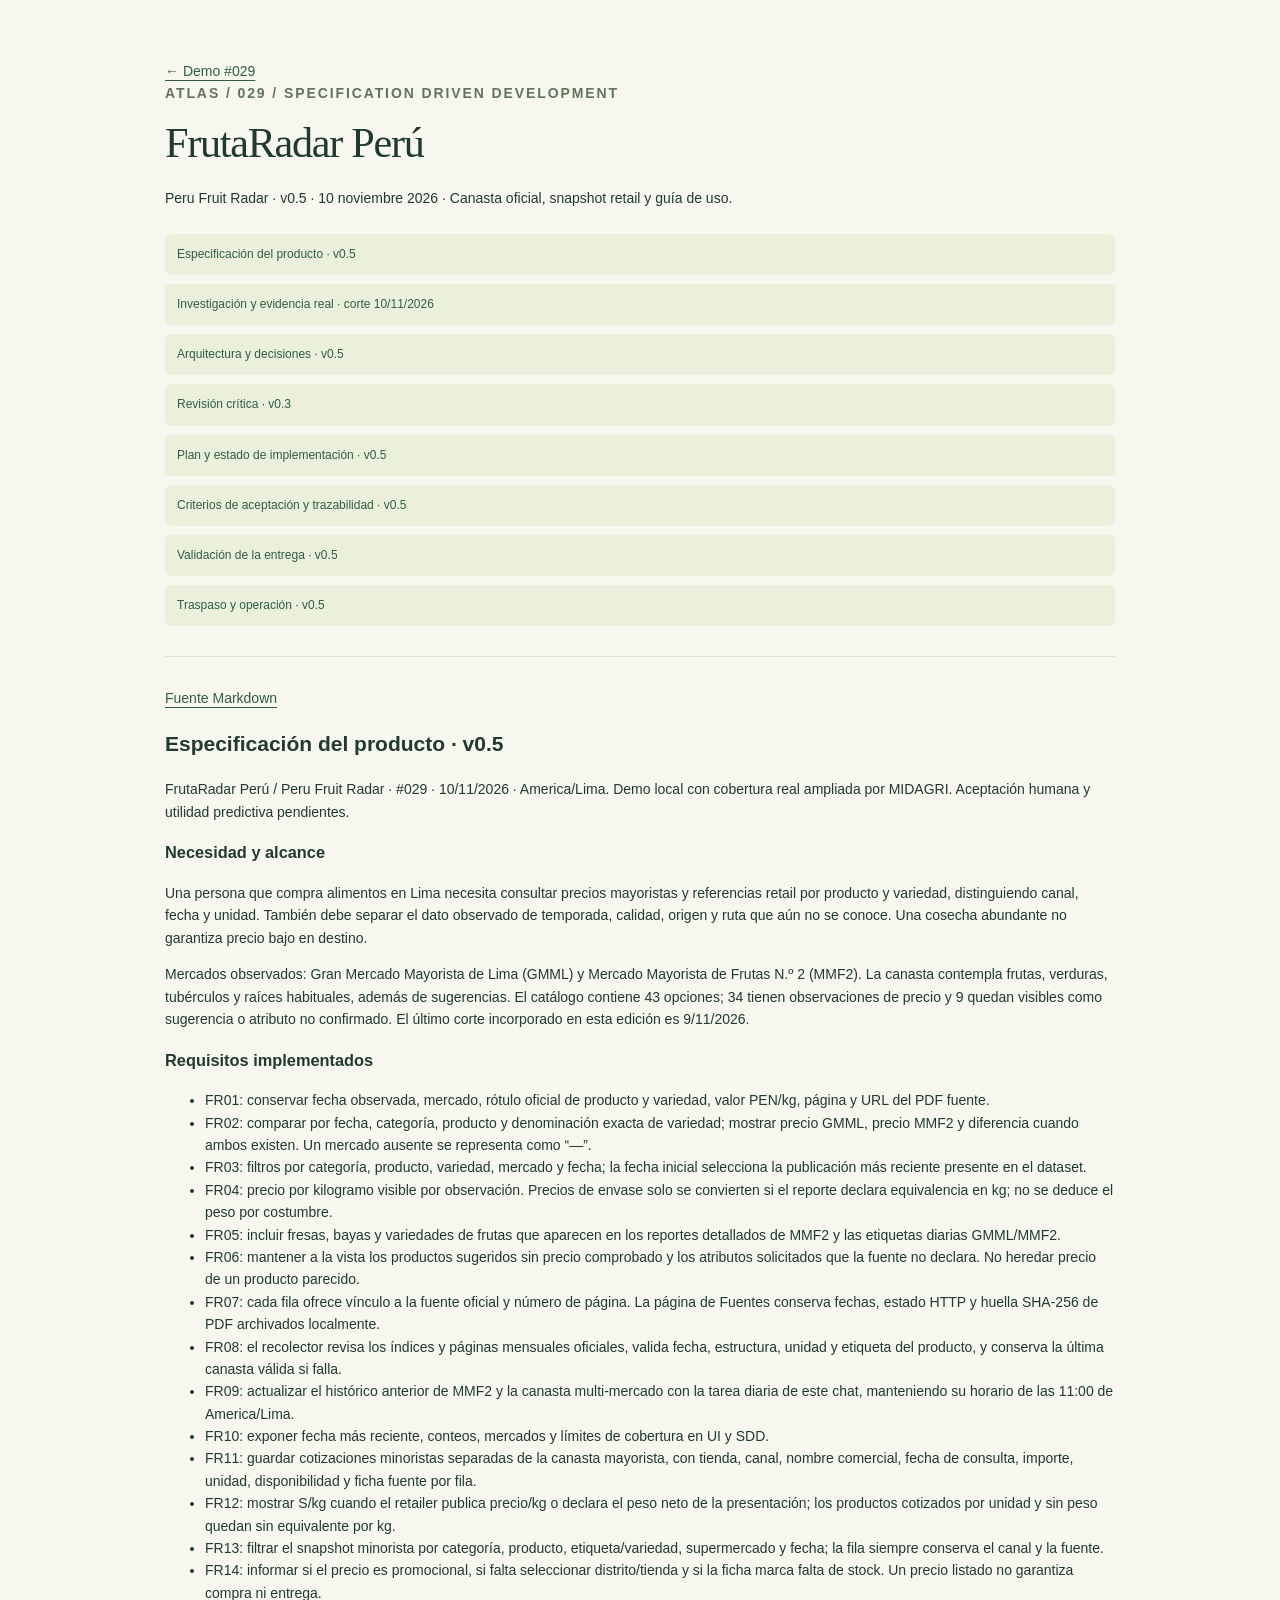
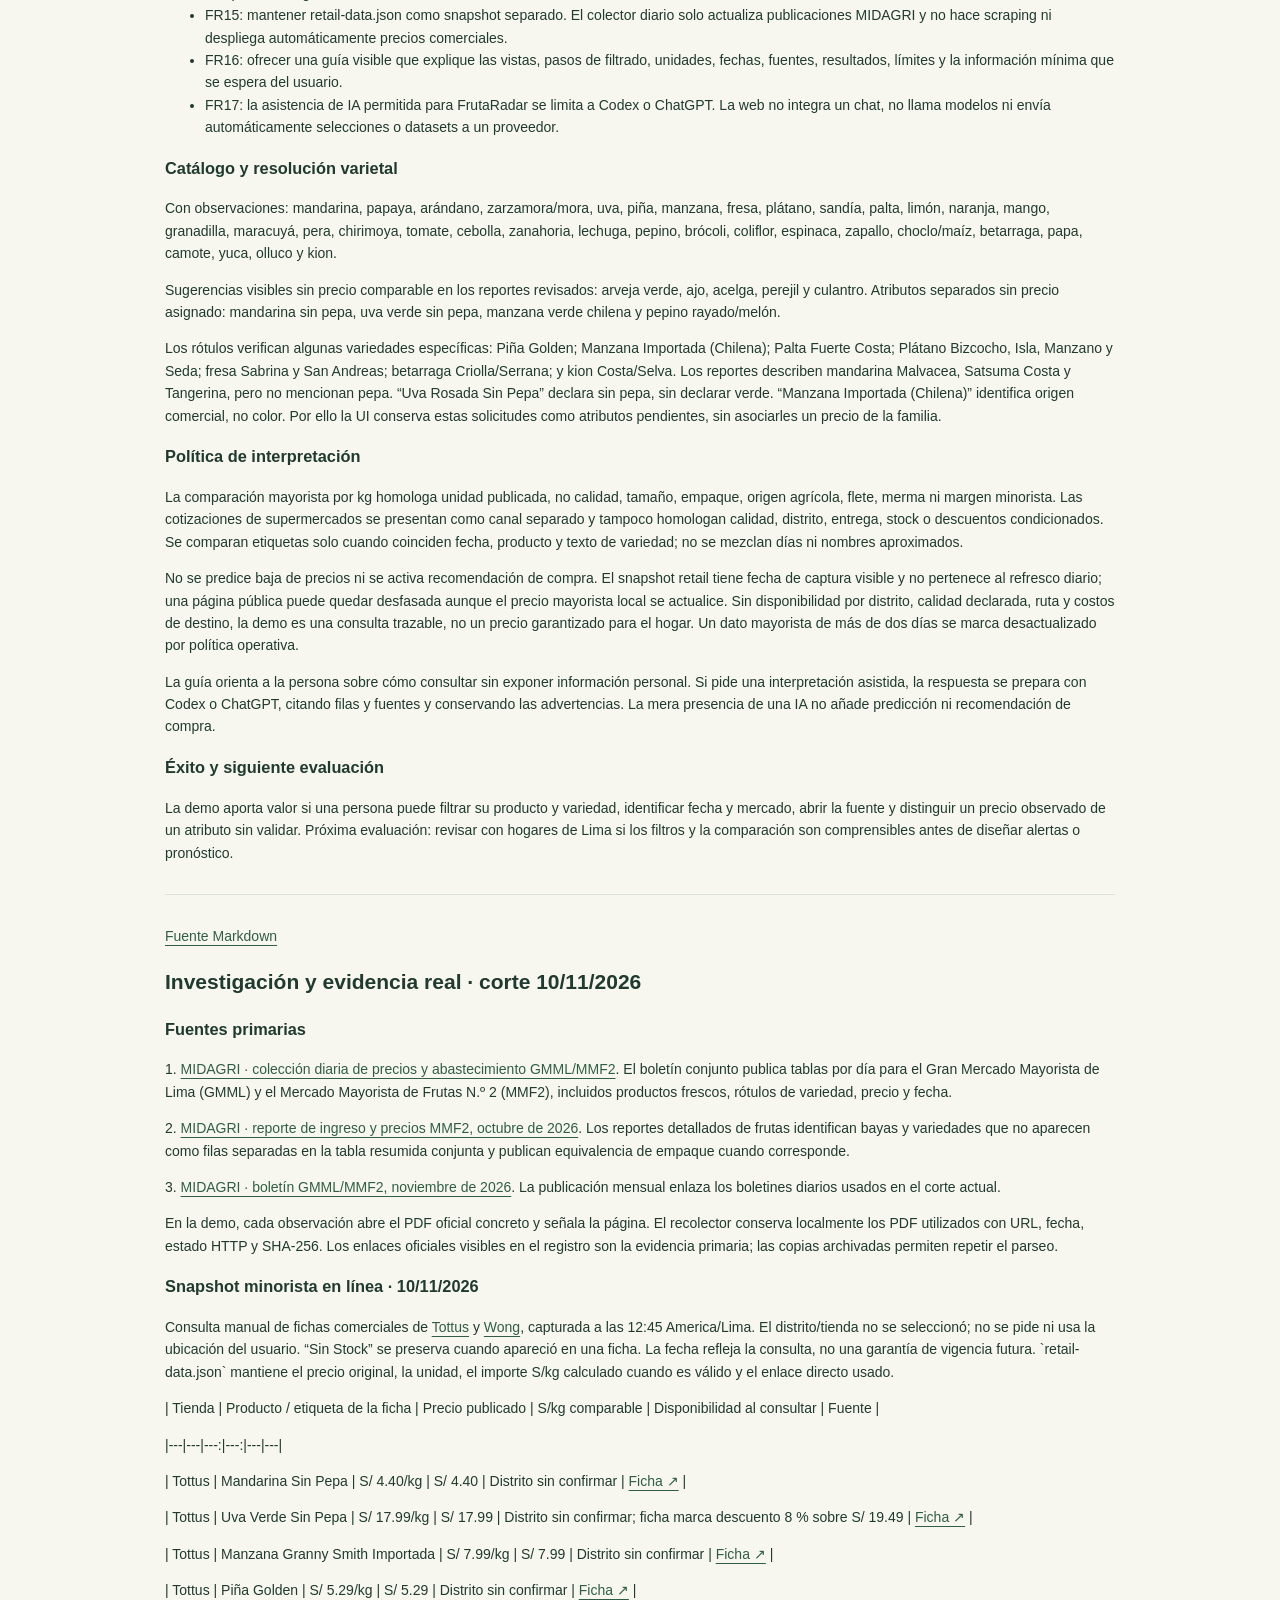
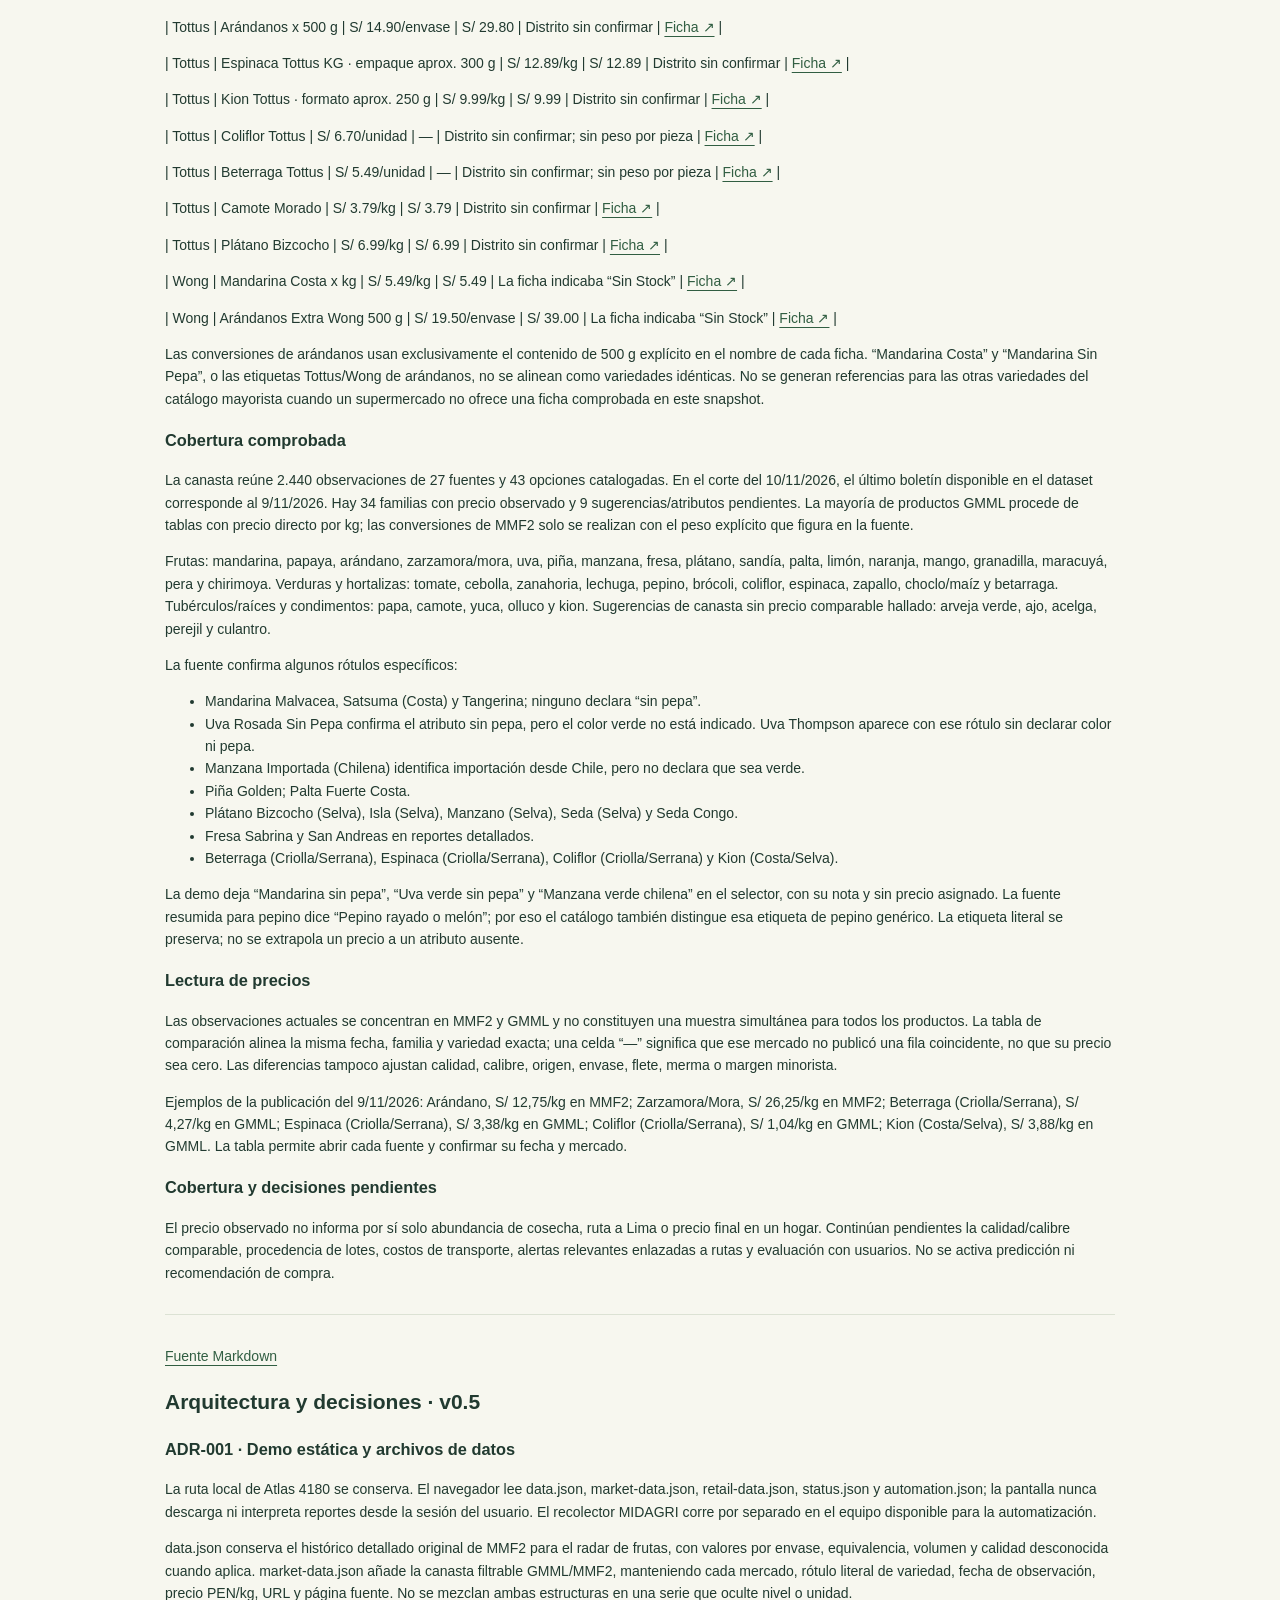
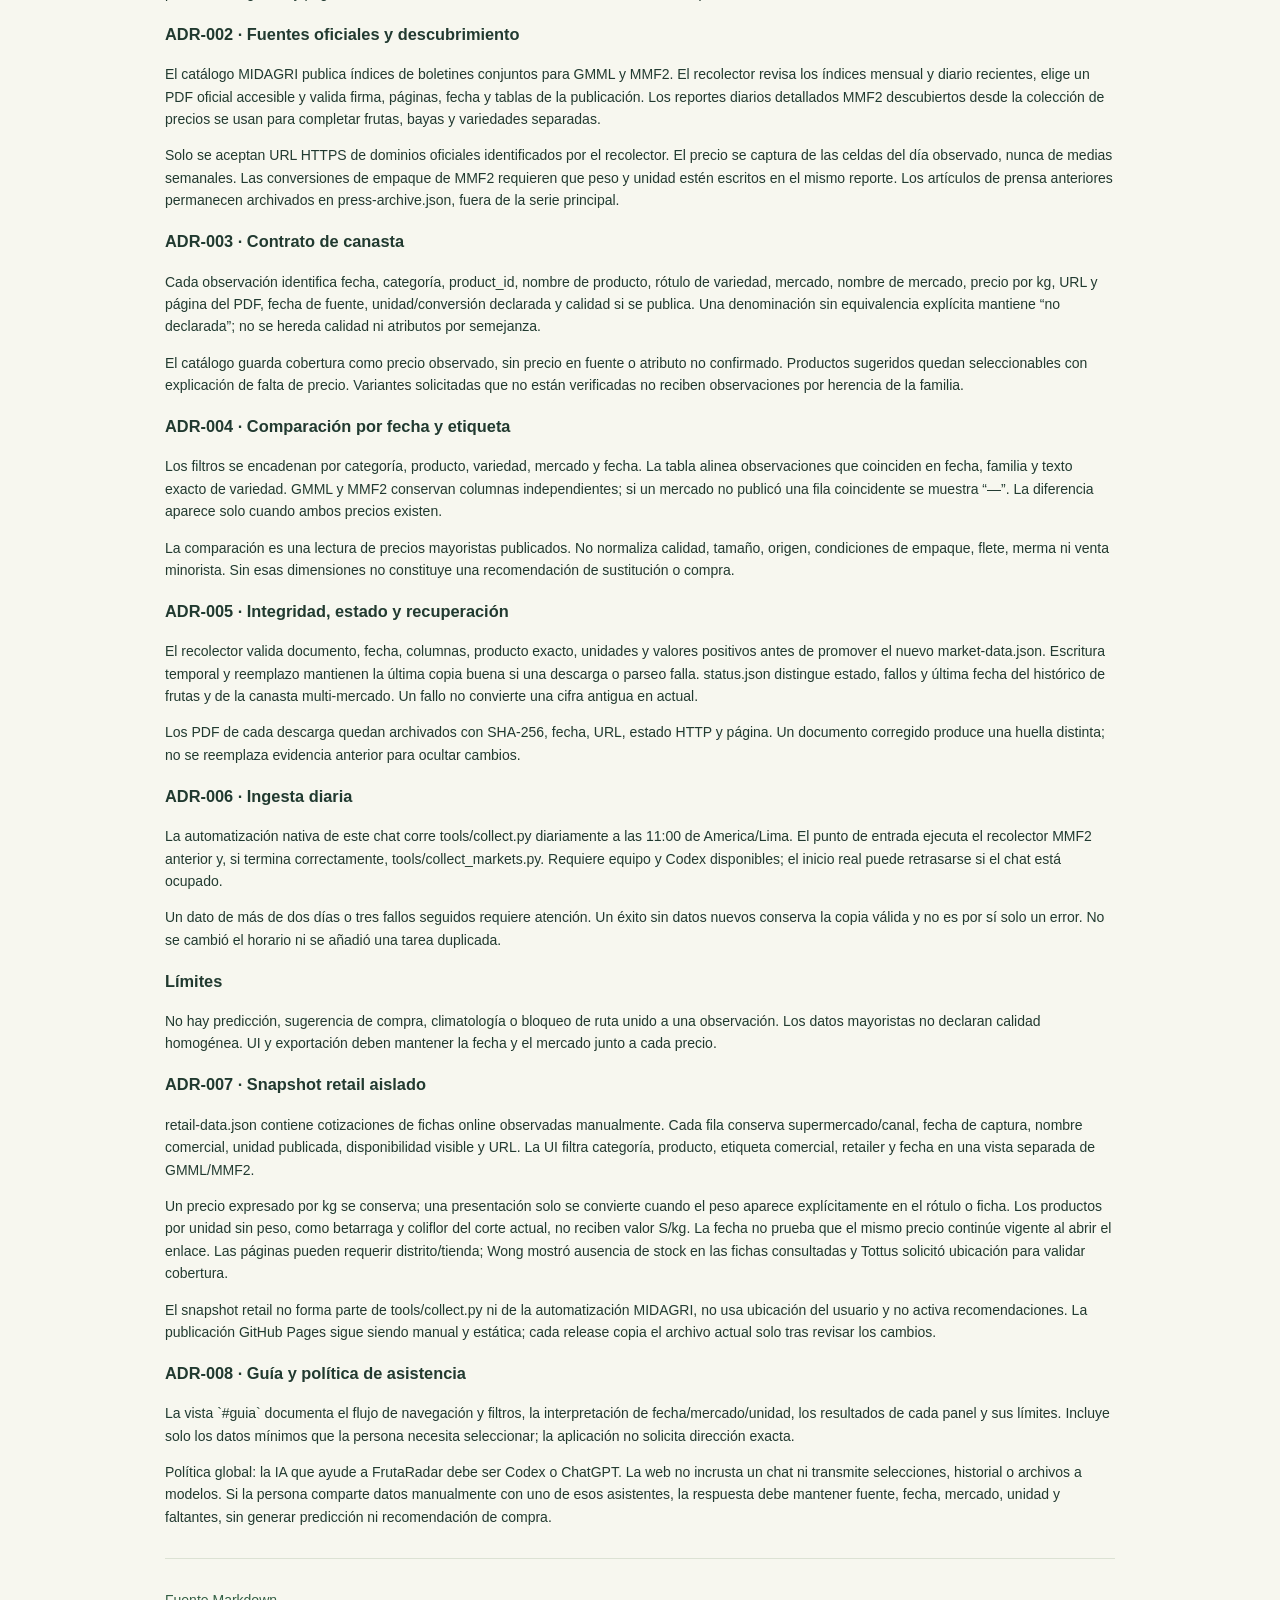
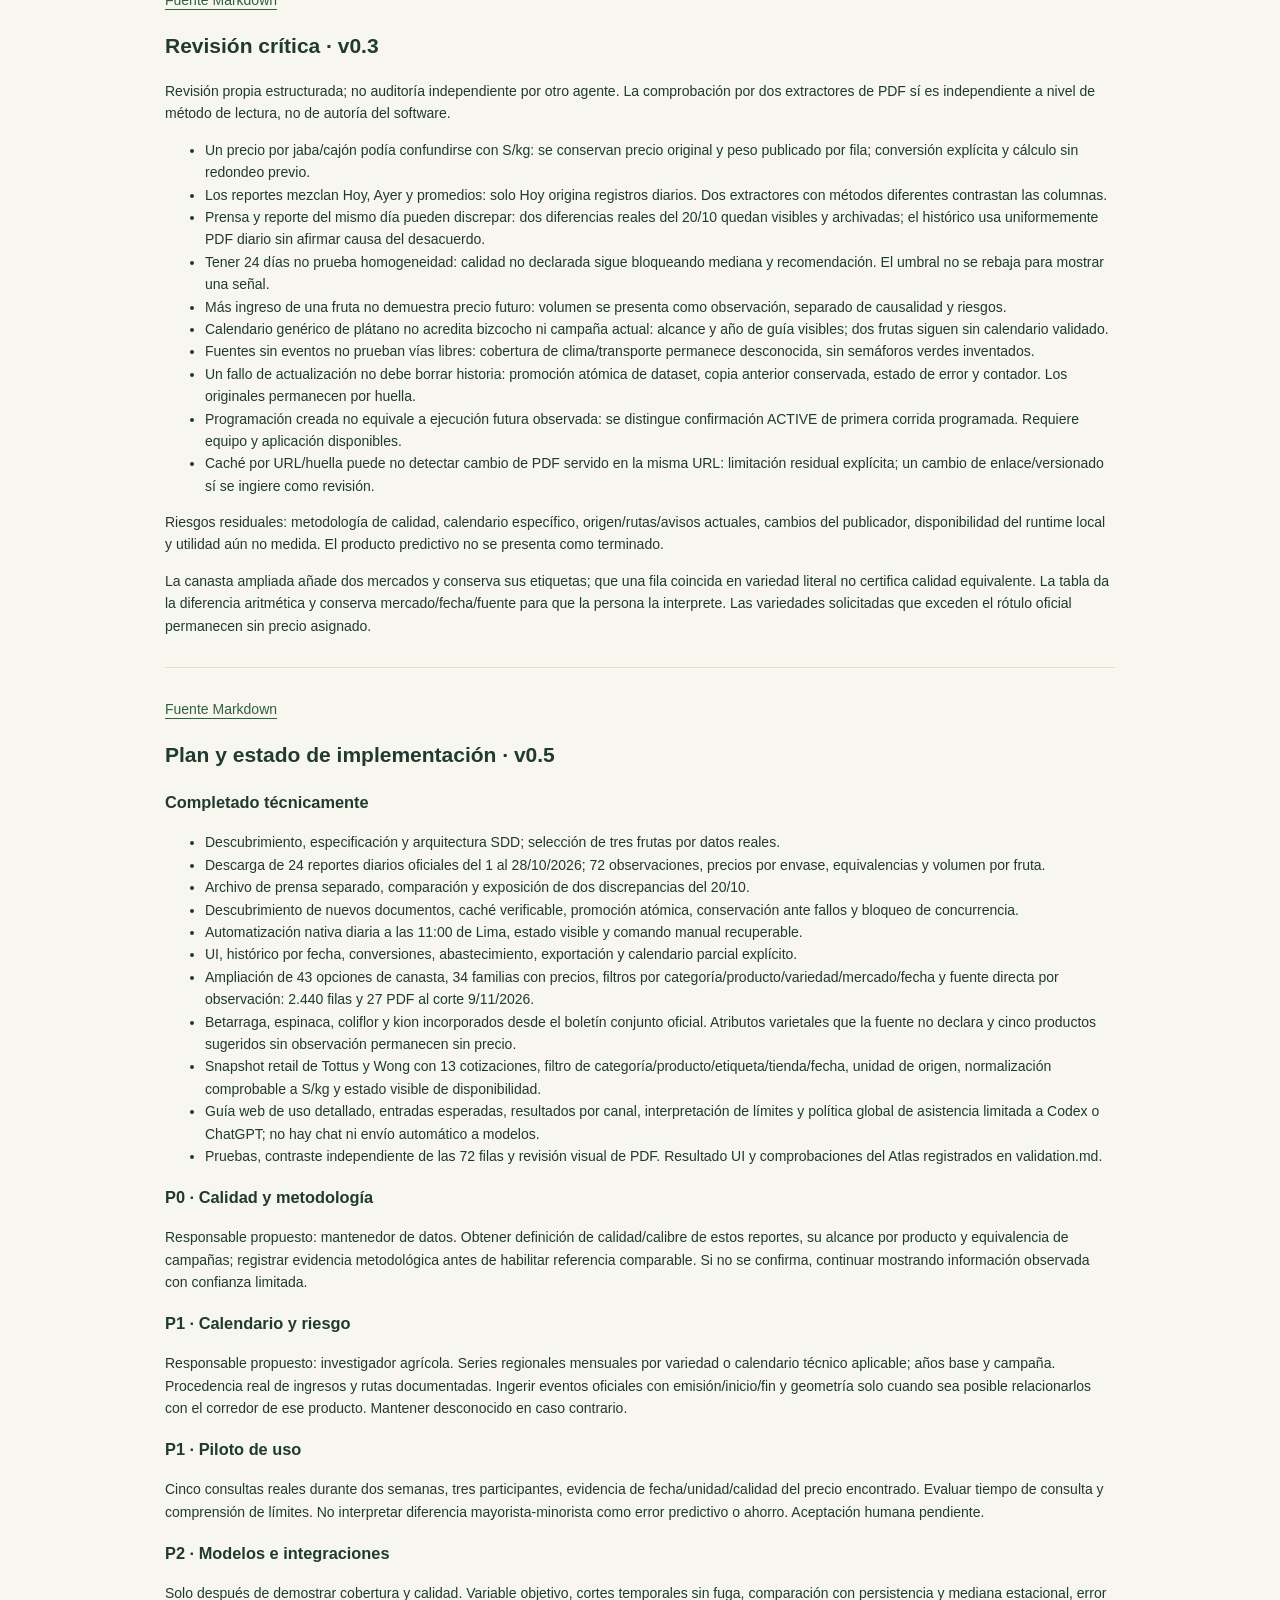
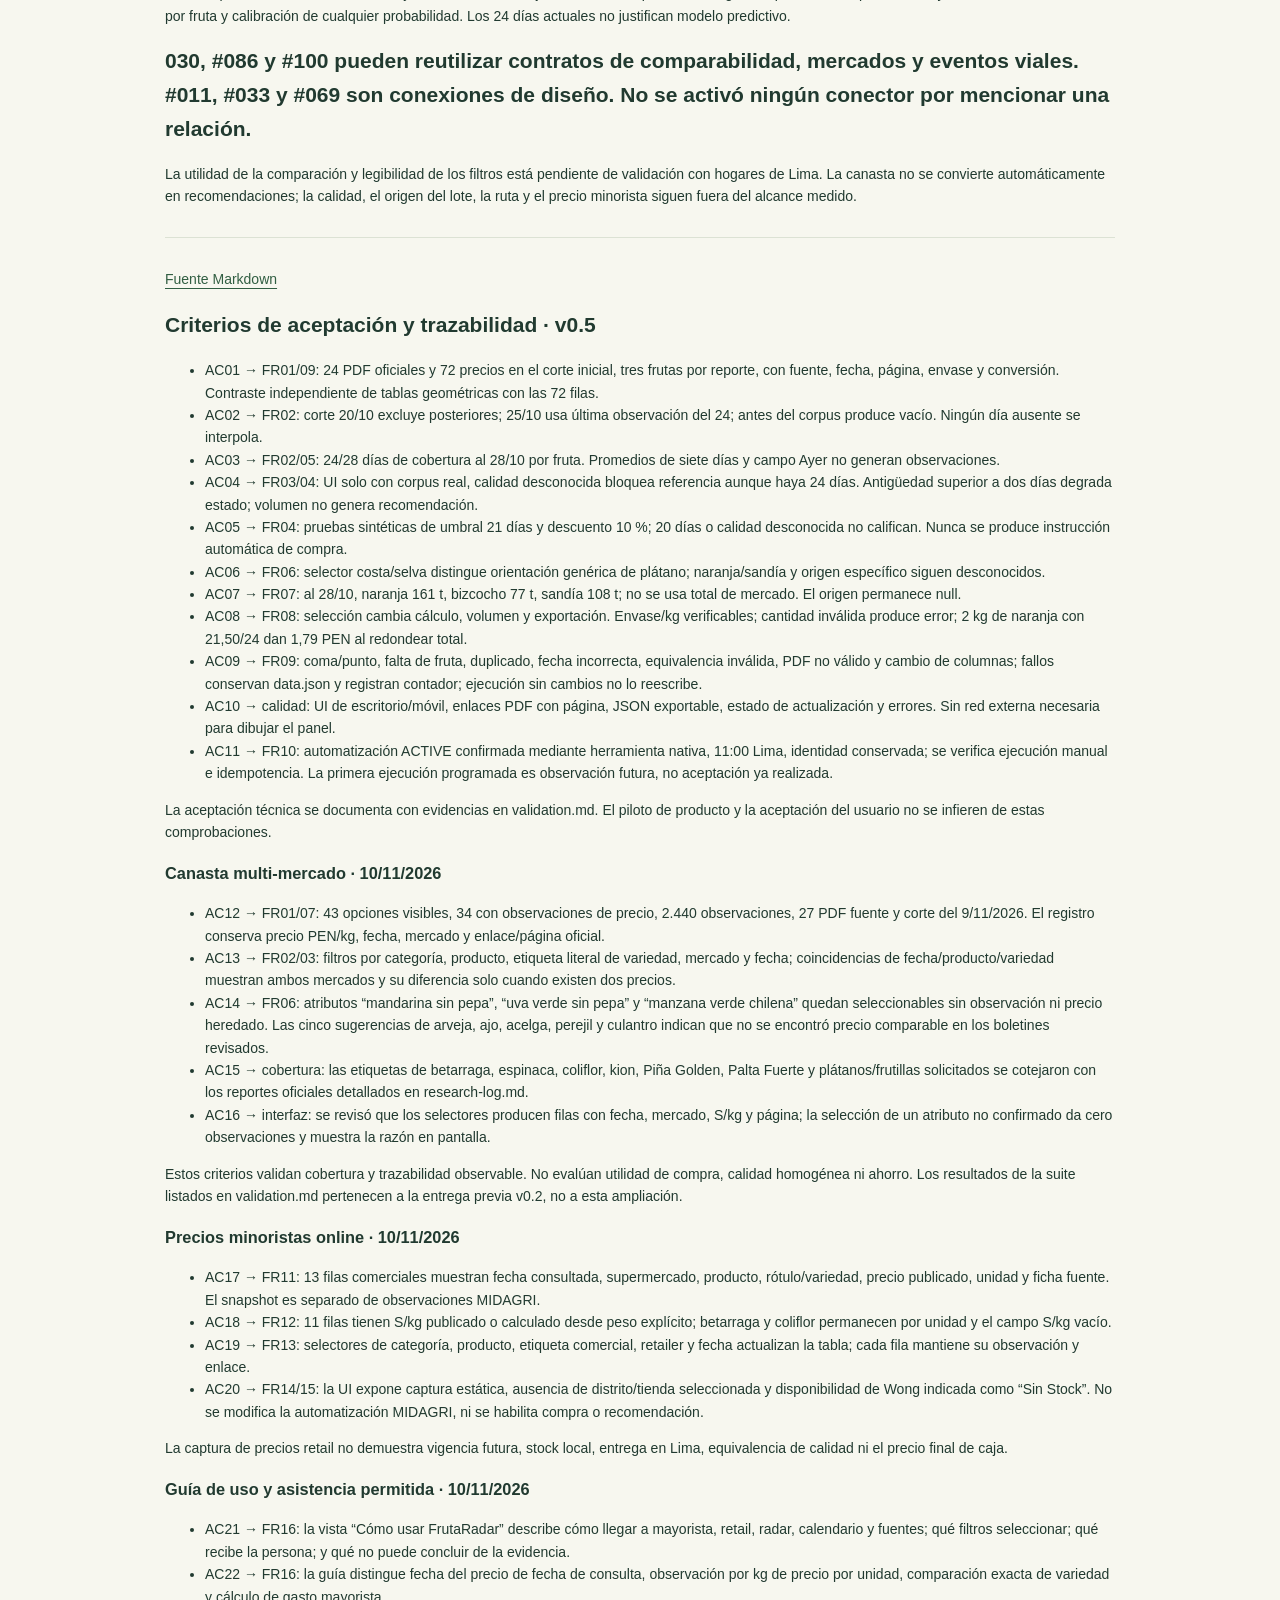
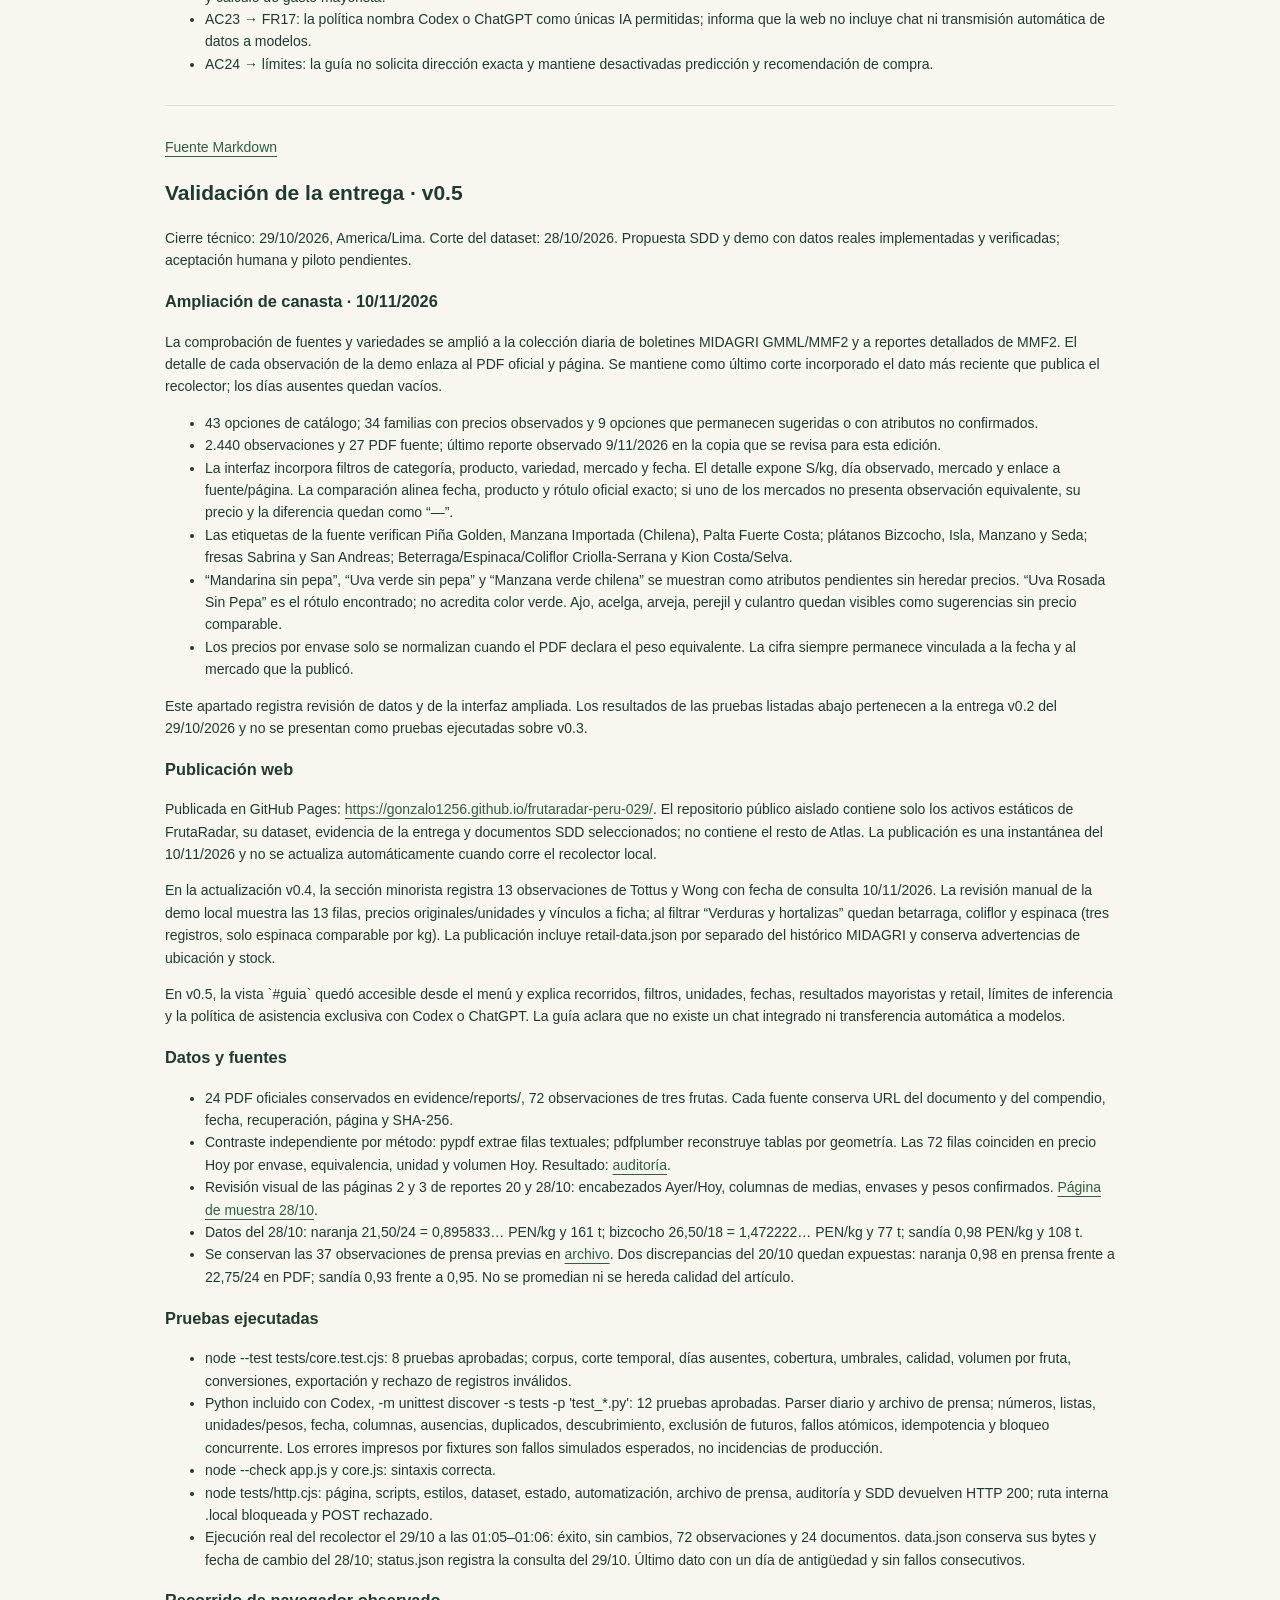
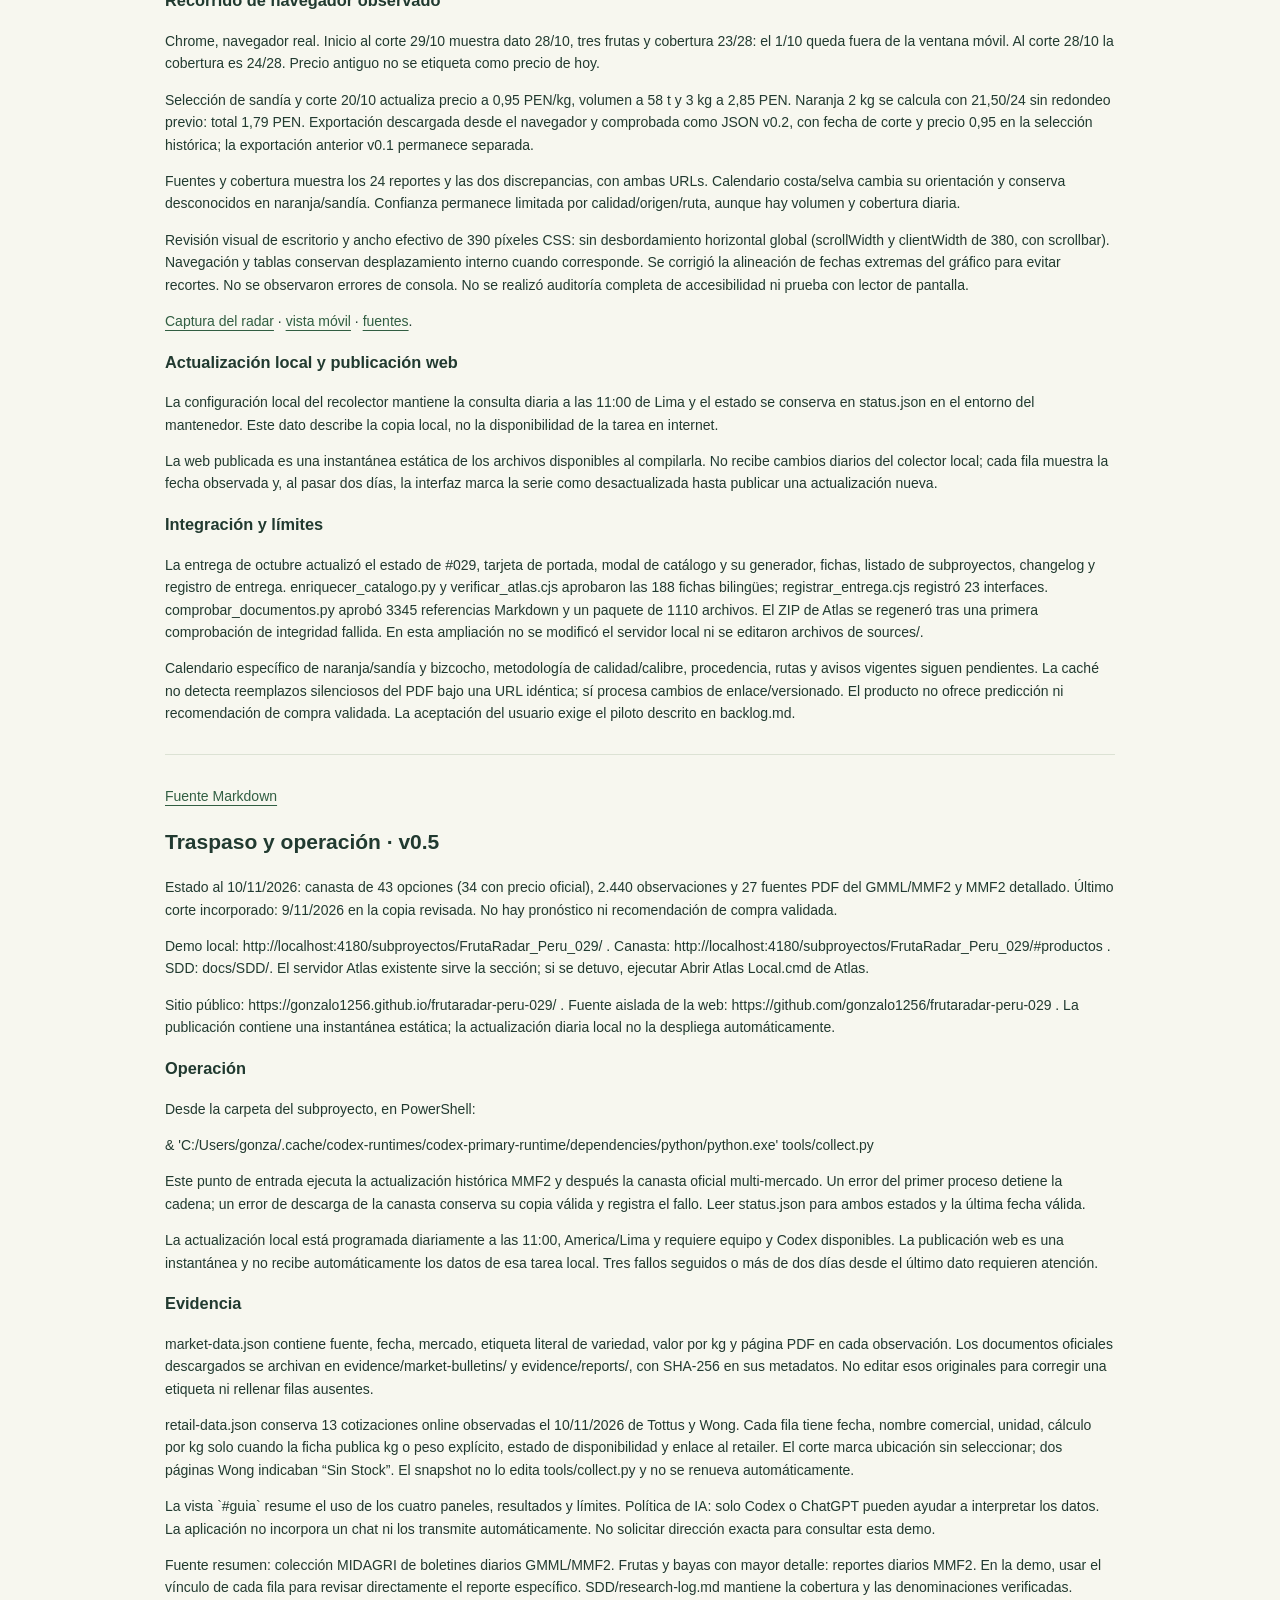
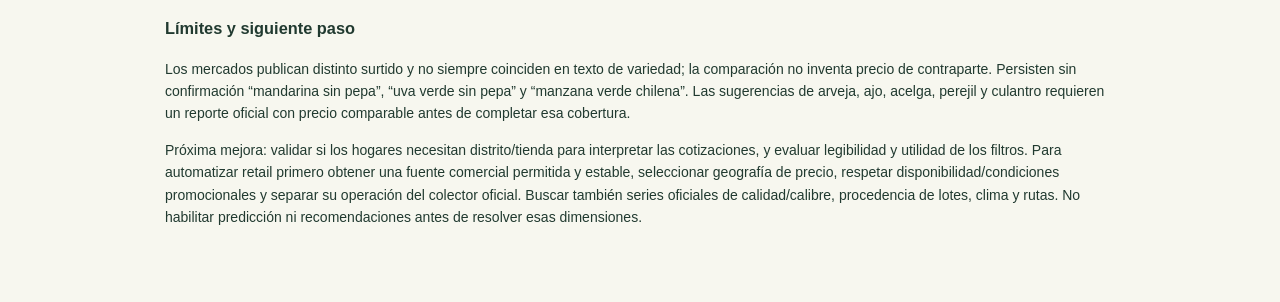
<file: docs/SDD/index.html>
<!doctype html><html lang="es"><meta charset="utf-8"><meta name="viewport" content="width=device-width,initial-scale=1"><title>SDD · FrutaRadar Perú 029</title><link rel="stylesheet" href="../../style.css"><main class="doc" style="max-width:1000px;margin:35px auto;padding:25px"><a href="../../">← Demo #029</a><p class="eyebrow">ATLAS / 029 / SPECIFICATION DRIVEN DEVELOPMENT</p><h1>FrutaRadar Perú</h1><p>Peru Fruit Radar · v0.5 · 10 noviembre 2026 · Canasta oficial, snapshot retail y guía de uso.</p><nav aria-label="Documentos SDD"><a href="#product-spec">Especificación del producto · v0.5</a><a href="#research-log">Investigación y evidencia real · corte 10/11/2026</a><a href="#architecture">Arquitectura y decisiones · v0.5</a><a href="#challenger">Revisión crítica · v0.3</a><a href="#backlog">Plan y estado de implementación · v0.5</a><a href="#acceptance">Criterios de aceptación y trazabilidad · v0.5</a><a href="#validation">Validación de la entrega · v0.5</a><a href="#handoff">Traspaso y operación · v0.5</a></nav><section id="product-spec"><a href="product-spec.md">Fuente Markdown</a><h2>Especificación del producto · v0.5</h2>
<p>FrutaRadar Perú / Peru Fruit Radar · #029 · 10/11/2026 · America/Lima. Demo local con cobertura real ampliada por MIDAGRI. Aceptación humana y utilidad predictiva pendientes.</p>
<h3>Necesidad y alcance</h3>
<p>Una persona que compra alimentos en Lima necesita consultar precios mayoristas y referencias retail por producto y variedad, distinguiendo canal, fecha y unidad. También debe separar el dato observado de temporada, calidad, origen y ruta que aún no se conoce. Una cosecha abundante no garantiza precio bajo en destino.</p>
<p>Mercados observados: Gran Mercado Mayorista de Lima (GMML) y Mercado Mayorista de Frutas N.º 2 (MMF2). La canasta contempla frutas, verduras, tubérculos y raíces habituales, además de sugerencias. El catálogo contiene 43 opciones; 34 tienen observaciones de precio y 9 quedan visibles como sugerencia o atributo no confirmado. El último corte incorporado en esta edición es 9/11/2026.</p>
<h3>Requisitos implementados</h3>
<ul>
<li>FR01: conservar fecha observada, mercado, rótulo oficial de producto y variedad, valor PEN/kg, página y URL del PDF fuente.</li>
<li>FR02: comparar por fecha, categoría, producto y denominación exacta de variedad; mostrar precio GMML, precio MMF2 y diferencia cuando ambos existen. Un mercado ausente se representa como “—”.</li>
<li>FR03: filtros por categoría, producto, variedad, mercado y fecha; la fecha inicial selecciona la publicación más reciente presente en el dataset.</li>
<li>FR04: precio por kilogramo visible por observación. Precios de envase solo se convierten si el reporte declara equivalencia en kg; no se deduce el peso por costumbre.</li>
<li>FR05: incluir fresas, bayas y variedades de frutas que aparecen en los reportes detallados de MMF2 y las etiquetas diarias GMML/MMF2.</li>
<li>FR06: mantener a la vista los productos sugeridos sin precio comprobado y los atributos solicitados que la fuente no declara. No heredar precio de un producto parecido.</li>
<li>FR07: cada fila ofrece vínculo a la fuente oficial y número de página. La página de Fuentes conserva fechas, estado HTTP y huella SHA-256 de PDF archivados localmente.</li>
<li>FR08: el recolector revisa los índices y páginas mensuales oficiales, valida fecha, estructura, unidad y etiqueta del producto, y conserva la última canasta válida si falla.</li>
<li>FR09: actualizar el histórico anterior de MMF2 y la canasta multi-mercado con la tarea diaria de este chat, manteniendo su horario de las 11:00 de America/Lima.</li>
<li>FR10: exponer fecha más reciente, conteos, mercados y límites de cobertura en UI y SDD.</li>
<li>FR11: guardar cotizaciones minoristas separadas de la canasta mayorista, con tienda, canal, nombre comercial, fecha de consulta, importe, unidad, disponibilidad y ficha fuente por fila.</li>
<li>FR12: mostrar S/kg cuando el retailer publica precio/kg o declara el peso neto de la presentación; los productos cotizados por unidad y sin peso quedan sin equivalente por kg.</li>
<li>FR13: filtrar el snapshot minorista por categoría, producto, etiqueta/variedad, supermercado y fecha; la fila siempre conserva el canal y la fuente.</li>
<li>FR14: informar si el precio es promocional, si falta seleccionar distrito/tienda y si la ficha marca falta de stock. Un precio listado no garantiza compra ni entrega.</li>
<li>FR15: mantener retail-data.json como snapshot separado. El colector diario solo actualiza publicaciones MIDAGRI y no hace scraping ni despliega automáticamente precios comerciales.</li>
<li>FR16: ofrecer una guía visible que explique las vistas, pasos de filtrado, unidades, fechas, fuentes, resultados, límites y la información mínima que se espera del usuario.</li>
<li>FR17: la asistencia de IA permitida para FrutaRadar se limita a Codex o ChatGPT. La web no integra un chat, no llama modelos ni envía automáticamente selecciones o datasets a un proveedor.</li>
</ul>
<h3>Catálogo y resolución varietal</h3>
<p>Con observaciones: mandarina, papaya, arándano, zarzamora/mora, uva, piña, manzana, fresa, plátano, sandía, palta, limón, naranja, mango, granadilla, maracuyá, pera, chirimoya, tomate, cebolla, zanahoria, lechuga, pepino, brócoli, coliflor, espinaca, zapallo, choclo/maíz, betarraga, papa, camote, yuca, olluco y kion.</p>
<p>Sugerencias visibles sin precio comparable en los reportes revisados: arveja verde, ajo, acelga, perejil y culantro. Atributos separados sin precio asignado: mandarina sin pepa, uva verde sin pepa, manzana verde chilena y pepino rayado/melón.</p>
<p>Los rótulos verifican algunas variedades específicas: Piña Golden; Manzana Importada (Chilena); Palta Fuerte Costa; Plátano Bizcocho, Isla, Manzano y Seda; fresa Sabrina y San Andreas; betarraga Criolla/Serrana; y kion Costa/Selva. Los reportes describen mandarina Malvacea, Satsuma Costa y Tangerina, pero no mencionan pepa. “Uva Rosada Sin Pepa” declara sin pepa, sin declarar verde. “Manzana Importada (Chilena)” identifica origen comercial, no color. Por ello la UI conserva estas solicitudes como atributos pendientes, sin asociarles un precio de la familia.</p>
<h3>Política de interpretación</h3>
<p>La comparación mayorista por kg homologa unidad publicada, no calidad, tamaño, empaque, origen agrícola, flete, merma ni margen minorista. Las cotizaciones de supermercados se presentan como canal separado y tampoco homologan calidad, distrito, entrega, stock o descuentos condicionados. Se comparan etiquetas solo cuando coinciden fecha, producto y texto de variedad; no se mezclan días ni nombres aproximados.</p>
<p>No se predice baja de precios ni se activa recomendación de compra. El snapshot retail tiene fecha de captura visible y no pertenece al refresco diario; una página pública puede quedar desfasada aunque el precio mayorista local se actualice. Sin disponibilidad por distrito, calidad declarada, ruta y costos de destino, la demo es una consulta trazable, no un precio garantizado para el hogar. Un dato mayorista de más de dos días se marca desactualizado por política operativa.</p>
<p>La guía orienta a la persona sobre cómo consultar sin exponer información personal. Si pide una interpretación asistida, la respuesta se prepara con Codex o ChatGPT, citando filas y fuentes y conservando las advertencias. La mera presencia de una IA no añade predicción ni recomendación de compra.</p>
<h3>Éxito y siguiente evaluación</h3>
<p>La demo aporta valor si una persona puede filtrar su producto y variedad, identificar fecha y mercado, abrir la fuente y distinguir un precio observado de un atributo sin validar. Próxima evaluación: revisar con hogares de Lima si los filtros y la comparación son comprensibles antes de diseñar alertas o pronóstico.</p></section><section id="research-log"><a href="research-log.md">Fuente Markdown</a><h2>Investigación y evidencia real · corte 10/11/2026</h2>
<h3>Fuentes primarias</h3>
<p>1. <a href="https://www.gob.pe/institucion/midagri/colecciones/338-boletin-de-abastecimiento-y-precios-en-el-mercado-mayorista-de-lima-gmml-y-mercado-de-frutas-n-2-mm-n-2">MIDAGRI · colección diaria de precios y abastecimiento GMML/MMF2</a>. El boletín conjunto publica tablas por día para el Gran Mercado Mayorista de Lima (GMML) y el Mercado Mayorista de Frutas N.º 2 (MMF2), incluidos productos frescos, rótulos de variedad, precio y fecha.</p>
<p>2. <a href="https://www.gob.pe/institucion/midagri/informes-publicaciones/8666165-reporte-de-ingreso-y-precios-en-el-mercado-mayorista-de-frutas-mmf-n-2-octubre-2026">MIDAGRI · reporte de ingreso y precios MMF2, octubre de 2026</a>. Los reportes detallados de frutas identifican bayas y variedades que no aparecen como filas separadas en la tabla resumida conjunta y publican equivalencia de empaque cuando corresponde.</p>
<p>3. <a href="https://www.gob.pe/institucion/midagri/informes-publicaciones/8780082-boletin-de-abastecimiento-y-precios-mayoristas-en-el-mercado-mayorista-de-lima-gmml-y-mercado-de-frutas-n-2-mm-n-2-noviembre-2026">MIDAGRI · boletín GMML/MMF2, noviembre de 2026</a>. La publicación mensual enlaza los boletines diarios usados en el corte actual.</p>
<p>En la demo, cada observación abre el PDF oficial concreto y señala la página. El recolector conserva localmente los PDF utilizados con URL, fecha, estado HTTP y SHA-256. Los enlaces oficiales visibles en el registro son la evidencia primaria; las copias archivadas permiten repetir el parseo.</p>
<h3>Snapshot minorista en línea · 10/11/2026</h3>
<p>Consulta manual de fichas comerciales de <a href="https://www.tottus.com.pe/tottus-pe/seleccion/frutasverdurasyhuevos">Tottus</a> y <a href="https://app.wong.pe/frutas-y-verduras/wong/21526?PS=18&amp;map=c%2Cb%2CproductClusterSearchableIds">Wong</a>, capturada a las 12:45 America/Lima. El distrito/tienda no se seleccionó; no se pide ni usa la ubicación del usuario. “Sin Stock” se preserva cuando apareció en una ficha. La fecha refleja la consulta, no una garantía de vigencia futura. `retail-data.json` mantiene el precio original, la unidad, el importe S/kg calculado cuando es válido y el enlace directo usado.</p>
<p>| Tienda | Producto / etiqueta de la ficha | Precio publicado | S/kg comparable | Disponibilidad al consultar | Fuente |</p>
<p>|---|---|---:|---:|---|---|</p>
<p>| Tottus | Mandarina Sin Pepa | S/ 4.40/kg | S/ 4.40 | Distrito sin confirmar | <a href="https://www.tottus.com.pe/tottus-pe/articulo/115906857/mandarina-sin-pepa-tottus/115906859">Ficha ↗</a> |</p>
<p>| Tottus | Uva Verde Sin Pepa | S/ 17.99/kg | S/ 17.99 | Distrito sin confirmar; ficha marca descuento 8 % sobre S/ 19.49 | <a href="https://www.tottus.com.pe/tottus-pe/articulo/115894679/uva-verde-sin-pepa-tottus/115894680">Ficha ↗</a> |</p>
<p>| Tottus | Manzana Granny Smith Importada | S/ 7.99/kg | S/ 7.99 | Distrito sin confirmar | <a href="https://www.tottus.com.pe/tottus-pe/articulo/115877832/manzana-granny-smith-importada-tottus/115877833">Ficha ↗</a> |</p>
<p>| Tottus | Piña Golden | S/ 5.29/kg | S/ 5.29 | Distrito sin confirmar | <a href="https://www.tottus.com.pe/tottus-pe/articulo/115832849/pina-golden-tottus/115832850">Ficha ↗</a> |</p>
<p>| Tottus | Arándanos x 500 g | S/ 14.90/envase | S/ 29.80 | Distrito sin confirmar | <a href="https://www.tottus.com.pe/tottus-pe/articulo/113706880/arandanos-x-500-g/113706881">Ficha ↗</a> |</p>
<p>| Tottus | Espinaca Tottus KG · empaque aprox. 300 g | S/ 12.89/kg | S/ 12.89 | Distrito sin confirmar | <a href="https://www.tottus.com.pe/tottus-pe/articulo/115813548/espinaca-tottus-kg/115813549">Ficha ↗</a> |</p>
<p>| Tottus | Kion Tottus · formato aprox. 250 g | S/ 9.99/kg | S/ 9.99 | Distrito sin confirmar | <a href="https://www.tottus.com.pe/tottus-pe/articulo/115815915/kion-tottus/115815916">Ficha ↗</a> |</p>
<p>| Tottus | Coliflor Tottus | S/ 6.70/unidad | — | Distrito sin confirmar; sin peso por pieza | <a href="https://www.tottus.com.pe/tottus-pe/articulo/113706458/coliflor-tottus/113706459">Ficha ↗</a> |</p>
<p>| Tottus | Beterraga Tottus | S/ 5.49/unidad | — | Distrito sin confirmar; sin peso por pieza | <a href="https://www.tottus.com.pe/tottus-pe/articulo/113711728/beterraga-x-un/113711729">Ficha ↗</a> |</p>
<p>| Tottus | Camote Morado | S/ 3.79/kg | S/ 3.79 | Distrito sin confirmar | <a href="https://www.tottus.com.pe/tottus-pe/articulo/115805636/camote-morado-tottus/115805637">Ficha ↗</a> |</p>
<p>| Tottus | Plátano Bizcocho | S/ 6.99/kg | S/ 6.99 | Distrito sin confirmar | <a href="https://www.tottus.com.pe/tottus-pe/articulo/115813723/platano-bizcocho-tottus-x-kg/115813724">Ficha ↗</a> |</p>
<p>| Wong | Mandarina Costa x kg | S/ 5.49/kg | S/ 5.49 | La ficha indicaba “Sin Stock” | <a href="https://app.wong.pe/mandarina-costa-x-kg-95620/p">Ficha ↗</a> |</p>
<p>| Wong | Arándanos Extra Wong 500 g | S/ 19.50/envase | S/ 39.00 | La ficha indicaba “Sin Stock” | <a href="https://app.wong.pe/arandanos-extra-wong-500g-568391/p">Ficha ↗</a> |</p>
<p>Las conversiones de arándanos usan exclusivamente el contenido de 500 g explícito en el nombre de cada ficha. “Mandarina Costa” y “Mandarina Sin Pepa”, o las etiquetas Tottus/Wong de arándanos, no se alinean como variedades idénticas. No se generan referencias para las otras variedades del catálogo mayorista cuando un supermercado no ofrece una ficha comprobada en este snapshot.</p>
<h3>Cobertura comprobada</h3>
<p>La canasta reúne 2.440 observaciones de 27 fuentes y 43 opciones catalogadas. En el corte del 10/11/2026, el último boletín disponible en el dataset corresponde al 9/11/2026. Hay 34 familias con precio observado y 9 sugerencias/atributos pendientes. La mayoría de productos GMML procede de tablas con precio directo por kg; las conversiones de MMF2 solo se realizan con el peso explícito que figura en la fuente.</p>
<p>Frutas: mandarina, papaya, arándano, zarzamora/mora, uva, piña, manzana, fresa, plátano, sandía, palta, limón, naranja, mango, granadilla, maracuyá, pera y chirimoya. Verduras y hortalizas: tomate, cebolla, zanahoria, lechuga, pepino, brócoli, coliflor, espinaca, zapallo, choclo/maíz y betarraga. Tubérculos/raíces y condimentos: papa, camote, yuca, olluco y kion. Sugerencias de canasta sin precio comparable hallado: arveja verde, ajo, acelga, perejil y culantro.</p>
<p>La fuente confirma algunos rótulos específicos:</p>
<ul>
<li>Mandarina Malvacea, Satsuma (Costa) y Tangerina; ninguno declara “sin pepa”.</li>
<li>Uva Rosada Sin Pepa confirma el atributo sin pepa, pero el color verde no está indicado. Uva Thompson aparece con ese rótulo sin declarar color ni pepa.</li>
<li>Manzana Importada (Chilena) identifica importación desde Chile, pero no declara que sea verde.</li>
<li>Piña Golden; Palta Fuerte Costa.</li>
<li>Plátano Bizcocho (Selva), Isla (Selva), Manzano (Selva), Seda (Selva) y Seda Congo.</li>
<li>Fresa Sabrina y San Andreas en reportes detallados.</li>
<li>Beterraga (Criolla/Serrana), Espinaca (Criolla/Serrana), Coliflor (Criolla/Serrana) y Kion (Costa/Selva).</li>
</ul>
<p>La demo deja “Mandarina sin pepa”, “Uva verde sin pepa” y “Manzana verde chilena” en el selector, con su nota y sin precio asignado. La fuente resumida para pepino dice “Pepino rayado o melón”; por eso el catálogo también distingue esa etiqueta de pepino genérico. La etiqueta literal se preserva; no se extrapola un precio a un atributo ausente.</p>
<h3>Lectura de precios</h3>
<p>Las observaciones actuales se concentran en MMF2 y GMML y no constituyen una muestra simultánea para todos los productos. La tabla de comparación alinea la misma fecha, familia y variedad exacta; una celda “—” significa que ese mercado no publicó una fila coincidente, no que su precio sea cero. Las diferencias tampoco ajustan calidad, calibre, origen, envase, flete, merma o margen minorista.</p>
<p>Ejemplos de la publicación del 9/11/2026: Arándano, S/ 12,75/kg en MMF2; Zarzamora/Mora, S/ 26,25/kg en MMF2; Beterraga (Criolla/Serrana), S/ 4,27/kg en GMML; Espinaca (Criolla/Serrana), S/ 3,38/kg en GMML; Coliflor (Criolla/Serrana), S/ 1,04/kg en GMML; Kion (Costa/Selva), S/ 3,88/kg en GMML. La tabla permite abrir cada fuente y confirmar su fecha y mercado.</p>
<h3>Cobertura y decisiones pendientes</h3>
<p>El precio observado no informa por sí solo abundancia de cosecha, ruta a Lima o precio final en un hogar. Continúan pendientes la calidad/calibre comparable, procedencia de lotes, costos de transporte, alertas relevantes enlazadas a rutas y evaluación con usuarios. No se activa predicción ni recomendación de compra.</p></section><section id="architecture"><a href="architecture.md">Fuente Markdown</a><h2>Arquitectura y decisiones · v0.5</h2>
<h3>ADR-001 · Demo estática y archivos de datos</h3>
<p>La ruta local de Atlas 4180 se conserva. El navegador lee data.json, market-data.json, retail-data.json, status.json y automation.json; la pantalla nunca descarga ni interpreta reportes desde la sesión del usuario. El recolector MIDAGRI corre por separado en el equipo disponible para la automatización.</p>
<p>data.json conserva el histórico detallado original de MMF2 para el radar de frutas, con valores por envase, equivalencia, volumen y calidad desconocida cuando aplica. market-data.json añade la canasta filtrable GMML/MMF2, manteniendo cada mercado, rótulo literal de variedad, fecha de observación, precio PEN/kg, URL y página fuente. No se mezclan ambas estructuras en una serie que oculte nivel o unidad.</p>
<h3>ADR-002 · Fuentes oficiales y descubrimiento</h3>
<p>El catálogo MIDAGRI publica índices de boletines conjuntos para GMML y MMF2. El recolector revisa los índices mensual y diario recientes, elige un PDF oficial accesible y valida firma, páginas, fecha y tablas de la publicación. Los reportes diarios detallados MMF2 descubiertos desde la colección de precios se usan para completar frutas, bayas y variedades separadas.</p>
<p>Solo se aceptan URL HTTPS de dominios oficiales identificados por el recolector. El precio se captura de las celdas del día observado, nunca de medias semanales. Las conversiones de empaque de MMF2 requieren que peso y unidad estén escritos en el mismo reporte. Los artículos de prensa anteriores permanecen archivados en press-archive.json, fuera de la serie principal.</p>
<h3>ADR-003 · Contrato de canasta</h3>
<p>Cada observación identifica fecha, categoría, product_id, nombre de producto, rótulo de variedad, mercado, nombre de mercado, precio por kg, URL y página del PDF, fecha de fuente, unidad/conversión declarada y calidad si se publica. Una denominación sin equivalencia explícita mantiene “no declarada”; no se hereda calidad ni atributos por semejanza.</p>
<p>El catálogo guarda cobertura como precio observado, sin precio en fuente o atributo no confirmado. Productos sugeridos quedan seleccionables con explicación de falta de precio. Variantes solicitadas que no están verificadas no reciben observaciones por herencia de la familia.</p>
<h3>ADR-004 · Comparación por fecha y etiqueta</h3>
<p>Los filtros se encadenan por categoría, producto, variedad, mercado y fecha. La tabla alinea observaciones que coinciden en fecha, familia y texto exacto de variedad. GMML y MMF2 conservan columnas independientes; si un mercado no publicó una fila coincidente se muestra “—”. La diferencia aparece solo cuando ambos precios existen.</p>
<p>La comparación es una lectura de precios mayoristas publicados. No normaliza calidad, tamaño, origen, condiciones de empaque, flete, merma ni venta minorista. Sin esas dimensiones no constituye una recomendación de sustitución o compra.</p>
<h3>ADR-005 · Integridad, estado y recuperación</h3>
<p>El recolector valida documento, fecha, columnas, producto exacto, unidades y valores positivos antes de promover el nuevo market-data.json. Escritura temporal y reemplazo mantienen la última copia buena si una descarga o parseo falla. status.json distingue estado, fallos y última fecha del histórico de frutas y de la canasta multi-mercado. Un fallo no convierte una cifra antigua en actual.</p>
<p>Los PDF de cada descarga quedan archivados con SHA-256, fecha, URL, estado HTTP y página. Un documento corregido produce una huella distinta; no se reemplaza evidencia anterior para ocultar cambios.</p>
<h3>ADR-006 · Ingesta diaria</h3>
<p>La automatización nativa de este chat corre tools/collect.py diariamente a las 11:00 de America/Lima. El punto de entrada ejecuta el recolector MMF2 anterior y, si termina correctamente, tools/collect_markets.py. Requiere equipo y Codex disponibles; el inicio real puede retrasarse si el chat está ocupado.</p>
<p>Un dato de más de dos días o tres fallos seguidos requiere atención. Un éxito sin datos nuevos conserva la copia válida y no es por sí solo un error. No se cambió el horario ni se añadió una tarea duplicada.</p>
<h3>Límites</h3>
<p>No hay predicción, sugerencia de compra, climatología o bloqueo de ruta unido a una observación. Los datos mayoristas no declaran calidad homogénea. UI y exportación deben mantener la fecha y el mercado junto a cada precio.</p>
<h3>ADR-007 · Snapshot retail aislado</h3>
<p>retail-data.json contiene cotizaciones de fichas online observadas manualmente. Cada fila conserva supermercado/canal, fecha de captura, nombre comercial, unidad publicada, disponibilidad visible y URL. La UI filtra categoría, producto, etiqueta comercial, retailer y fecha en una vista separada de GMML/MMF2.</p>
<p>Un precio expresado por kg se conserva; una presentación solo se convierte cuando el peso aparece explícitamente en el rótulo o ficha. Los productos por unidad sin peso, como betarraga y coliflor del corte actual, no reciben valor S/kg. La fecha no prueba que el mismo precio continúe vigente al abrir el enlace. Las páginas pueden requerir distrito/tienda; Wong mostró ausencia de stock en las fichas consultadas y Tottus solicitó ubicación para validar cobertura.</p>
<p>El snapshot retail no forma parte de tools/collect.py ni de la automatización MIDAGRI, no usa ubicación del usuario y no activa recomendaciones. La publicación GitHub Pages sigue siendo manual y estática; cada release copia el archivo actual solo tras revisar los cambios.</p>
<h3>ADR-008 · Guía y política de asistencia</h3>
<p>La vista `#guia` documenta el flujo de navegación y filtros, la interpretación de fecha/mercado/unidad, los resultados de cada panel y sus límites. Incluye solo los datos mínimos que la persona necesita seleccionar; la aplicación no solicita dirección exacta.</p>
<p>Política global: la IA que ayude a FrutaRadar debe ser Codex o ChatGPT. La web no incrusta un chat ni transmite selecciones, historial o archivos a modelos. Si la persona comparte datos manualmente con uno de esos asistentes, la respuesta debe mantener fuente, fecha, mercado, unidad y faltantes, sin generar predicción ni recomendación de compra.</p></section><section id="challenger"><a href="challenger.md">Fuente Markdown</a><h2>Revisión crítica · v0.3</h2>
<p>Revisión propia estructurada; no auditoría independiente por otro agente. La comprobación por dos extractores de PDF sí es independiente a nivel de método de lectura, no de autoría del software.</p>
<ul>
<li>Un precio por jaba/cajón podía confundirse con S/kg: se conservan precio original y peso publicado por fila; conversión explícita y cálculo sin redondeo previo.</li>
<li>Los reportes mezclan Hoy, Ayer y promedios: solo Hoy origina registros diarios. Dos extractores con métodos diferentes contrastan las columnas.</li>
<li>Prensa y reporte del mismo día pueden discrepar: dos diferencias reales del 20/10 quedan visibles y archivadas; el histórico usa uniformemente PDF diario sin afirmar causa del desacuerdo.</li>
<li>Tener 24 días no prueba homogeneidad: calidad no declarada sigue bloqueando mediana y recomendación. El umbral no se rebaja para mostrar una señal.</li>
<li>Más ingreso de una fruta no demuestra precio futuro: volumen se presenta como observación, separado de causalidad y riesgos.</li>
<li>Calendario genérico de plátano no acredita bizcocho ni campaña actual: alcance y año de guía visibles; dos frutas siguen sin calendario validado.</li>
<li>Fuentes sin eventos no prueban vías libres: cobertura de clima/transporte permanece desconocida, sin semáforos verdes inventados.</li>
<li>Un fallo de actualización no debe borrar historia: promoción atómica de dataset, copia anterior conservada, estado de error y contador. Los originales permanecen por huella.</li>
<li>Programación creada no equivale a ejecución futura observada: se distingue confirmación ACTIVE de primera corrida programada. Requiere equipo y aplicación disponibles.</li>
<li>Caché por URL/huella puede no detectar cambio de PDF servido en la misma URL: limitación residual explícita; un cambio de enlace/versionado sí se ingiere como revisión.</li>
</ul>
<p>Riesgos residuales: metodología de calidad, calendario específico, origen/rutas/avisos actuales, cambios del publicador, disponibilidad del runtime local y utilidad aún no medida. El producto predictivo no se presenta como terminado.</p>
<p>La canasta ampliada añade dos mercados y conserva sus etiquetas; que una fila coincida en variedad literal no certifica calidad equivalente. La tabla da la diferencia aritmética y conserva mercado/fecha/fuente para que la persona la interprete. Las variedades solicitadas que exceden el rótulo oficial permanecen sin precio asignado.</p></section><section id="backlog"><a href="backlog.md">Fuente Markdown</a><h2>Plan y estado de implementación · v0.5</h2>
<h3>Completado técnicamente</h3>
<ul>
<li>Descubrimiento, especificación y arquitectura SDD; selección de tres frutas por datos reales.</li>
<li>Descarga de 24 reportes diarios oficiales del 1 al 28/10/2026; 72 observaciones, precios por envase, equivalencias y volumen por fruta.</li>
<li>Archivo de prensa separado, comparación y exposición de dos discrepancias del 20/10.</li>
<li>Descubrimiento de nuevos documentos, caché verificable, promoción atómica, conservación ante fallos y bloqueo de concurrencia.</li>
<li>Automatización nativa diaria a las 11:00 de Lima, estado visible y comando manual recuperable.</li>
<li>UI, histórico por fecha, conversiones, abastecimiento, exportación y calendario parcial explícito.</li>
<li>Ampliación de 43 opciones de canasta, 34 familias con precios, filtros por categoría/producto/variedad/mercado/fecha y fuente directa por observación: 2.440 filas y 27 PDF al corte 9/11/2026.</li>
<li>Betarraga, espinaca, coliflor y kion incorporados desde el boletín conjunto oficial. Atributos varietales que la fuente no declara y cinco productos sugeridos sin observación permanecen sin precio.</li>
<li>Snapshot retail de Tottus y Wong con 13 cotizaciones, filtro de categoría/producto/etiqueta/tienda/fecha, unidad de origen, normalización comprobable a S/kg y estado visible de disponibilidad.</li>
<li>Guía web de uso detallado, entradas esperadas, resultados por canal, interpretación de límites y política global de asistencia limitada a Codex o ChatGPT; no hay chat ni envío automático a modelos.</li>
<li>Pruebas, contraste independiente de las 72 filas y revisión visual de PDF. Resultado UI y comprobaciones del Atlas registrados en validation.md.</li>
</ul>
<h3>P0 · Calidad y metodología</h3>
<p>Responsable propuesto: mantenedor de datos. Obtener definición de calidad/calibre de estos reportes, su alcance por producto y equivalencia de campañas; registrar evidencia metodológica antes de habilitar referencia comparable. Si no se confirma, continuar mostrando información observada con confianza limitada.</p>
<h3>P1 · Calendario y riesgo</h3>
<p>Responsable propuesto: investigador agrícola. Series regionales mensuales por variedad o calendario técnico aplicable; años base y campaña. Procedencia real de ingresos y rutas documentadas. Ingerir eventos oficiales con emisión/inicio/fin y geometría solo cuando sea posible relacionarlos con el corredor de ese producto. Mantener desconocido en caso contrario.</p>
<h3>P1 · Piloto de uso</h3>
<p>Cinco consultas reales durante dos semanas, tres participantes, evidencia de fecha/unidad/calidad del precio encontrado. Evaluar tiempo de consulta y comprensión de límites. No interpretar diferencia mayorista-minorista como error predictivo o ahorro. Aceptación humana pendiente.</p>
<h3>P2 · Modelos e integraciones</h3>
<p>Solo después de demostrar cobertura y calidad. Variable objetivo, cortes temporales sin fuga, comparación con persistencia y mediana estacional, error por fruta y calibración de cualquier probabilidad. Los 24 días actuales no justifican modelo predictivo.</p>
<h2>030, #086 y #100 pueden reutilizar contratos de comparabilidad, mercados y eventos viales. #011, #033 y #069 son conexiones de diseño. No se activó ningún conector por mencionar una relación.</h2>
<p>La utilidad de la comparación y legibilidad de los filtros está pendiente de validación con hogares de Lima. La canasta no se convierte automáticamente en recomendaciones; la calidad, el origen del lote, la ruta y el precio minorista siguen fuera del alcance medido.</p></section><section id="acceptance"><a href="acceptance.md">Fuente Markdown</a><h2>Criterios de aceptación y trazabilidad · v0.5</h2>
<ul>
<li>AC01 → FR01/09: 24 PDF oficiales y 72 precios en el corte inicial, tres frutas por reporte, con fuente, fecha, página, envase y conversión. Contraste independiente de tablas geométricas con las 72 filas.</li>
<li>AC02 → FR02: corte 20/10 excluye posteriores; 25/10 usa última observación del 24; antes del corpus produce vacío. Ningún día ausente se interpola.</li>
<li>AC03 → FR02/05: 24/28 días de cobertura al 28/10 por fruta. Promedios de siete días y campo Ayer no generan observaciones.</li>
<li>AC04 → FR03/04: UI solo con corpus real, calidad desconocida bloquea referencia aunque haya 24 días. Antigüedad superior a dos días degrada estado; volumen no genera recomendación.</li>
<li>AC05 → FR04: pruebas sintéticas de umbral 21 días y descuento 10 %; 20 días o calidad desconocida no califican. Nunca se produce instrucción automática de compra.</li>
<li>AC06 → FR06: selector costa/selva distingue orientación genérica de plátano; naranja/sandía y origen específico siguen desconocidos.</li>
<li>AC07 → FR07: al 28/10, naranja 161 t, bizcocho 77 t, sandía 108 t; no se usa total de mercado. El origen permanece null.</li>
<li>AC08 → FR08: selección cambia cálculo, volumen y exportación. Envase/kg verificables; cantidad inválida produce error; 2 kg de naranja con 21,50/24 dan 1,79 PEN al redondear total.</li>
<li>AC09 → FR09: coma/punto, falta de fruta, duplicado, fecha incorrecta, equivalencia inválida, PDF no válido y cambio de columnas; fallos conservan data.json y registran contador; ejecución sin cambios no lo reescribe.</li>
<li>AC10 → calidad: UI de escritorio/móvil, enlaces PDF con página, JSON exportable, estado de actualización y errores. Sin red externa necesaria para dibujar el panel.</li>
<li>AC11 → FR10: automatización ACTIVE confirmada mediante herramienta nativa, 11:00 Lima, identidad conservada; se verifica ejecución manual e idempotencia. La primera ejecución programada es observación futura, no aceptación ya realizada.</li>
</ul>
<p>La aceptación técnica se documenta con evidencias en validation.md. El piloto de producto y la aceptación del usuario no se infieren de estas comprobaciones.</p>
<h3>Canasta multi-mercado · 10/11/2026</h3>
<ul>
<li>AC12 → FR01/07: 43 opciones visibles, 34 con observaciones de precio, 2.440 observaciones, 27 PDF fuente y corte del 9/11/2026. El registro conserva precio PEN/kg, fecha, mercado y enlace/página oficial.</li>
<li>AC13 → FR02/03: filtros por categoría, producto, etiqueta literal de variedad, mercado y fecha; coincidencias de fecha/producto/variedad muestran ambos mercados y su diferencia solo cuando existen dos precios.</li>
<li>AC14 → FR06: atributos “mandarina sin pepa”, “uva verde sin pepa” y “manzana verde chilena” quedan seleccionables sin observación ni precio heredado. Las cinco sugerencias de arveja, ajo, acelga, perejil y culantro indican que no se encontró precio comparable en los boletines revisados.</li>
<li>AC15 → cobertura: las etiquetas de betarraga, espinaca, coliflor, kion, Piña Golden, Palta Fuerte y plátanos/frutillas solicitados se cotejaron con los reportes oficiales detallados en research-log.md.</li>
<li>AC16 → interfaz: se revisó que los selectores producen filas con fecha, mercado, S/kg y página; la selección de un atributo no confirmado da cero observaciones y muestra la razón en pantalla.</li>
</ul>
<p>Estos criterios validan cobertura y trazabilidad observable. No evalúan utilidad de compra, calidad homogénea ni ahorro. Los resultados de la suite listados en validation.md pertenecen a la entrega previa v0.2, no a esta ampliación.</p>
<h3>Precios minoristas online · 10/11/2026</h3>
<ul>
<li>AC17 → FR11: 13 filas comerciales muestran fecha consultada, supermercado, producto, rótulo/variedad, precio publicado, unidad y ficha fuente. El snapshot es separado de observaciones MIDAGRI.</li>
<li>AC18 → FR12: 11 filas tienen S/kg publicado o calculado desde peso explícito; betarraga y coliflor permanecen por unidad y el campo S/kg vacío.</li>
<li>AC19 → FR13: selectores de categoría, producto, etiqueta comercial, retailer y fecha actualizan la tabla; cada fila mantiene su observación y enlace.</li>
<li>AC20 → FR14/15: la UI expone captura estática, ausencia de distrito/tienda seleccionada y disponibilidad de Wong indicada como “Sin Stock”. No se modifica la automatización MIDAGRI, ni se habilita compra o recomendación.</li>
</ul>
<p>La captura de precios retail no demuestra vigencia futura, stock local, entrega en Lima, equivalencia de calidad ni el precio final de caja.</p>
<h3>Guía de uso y asistencia permitida · 10/11/2026</h3>
<ul>
<li>AC21 → FR16: la vista “Cómo usar FrutaRadar” describe cómo llegar a mayorista, retail, radar, calendario y fuentes; qué filtros seleccionar; qué recibe la persona; y qué no puede concluir de la evidencia.</li>
<li>AC22 → FR16: la guía distingue fecha del precio de fecha de consulta, observación por kg de precio por unidad, comparación exacta de variedad y cálculo de gasto mayorista.</li>
<li>AC23 → FR17: la política nombra Codex o ChatGPT como únicas IA permitidas; informa que la web no incluye chat ni transmisión automática de datos a modelos.</li>
<li>AC24 → límites: la guía no solicita dirección exacta y mantiene desactivadas predicción y recomendación de compra.</li>
</ul></section><section id="validation"><a href="validation.md">Fuente Markdown</a><h2>Validación de la entrega · v0.5</h2>
<p>Cierre técnico: 29/10/2026, America/Lima. Corte del dataset: 28/10/2026. Propuesta SDD y demo con datos reales implementadas y verificadas; aceptación humana y piloto pendientes.</p>
<h3>Ampliación de canasta · 10/11/2026</h3>
<p>La comprobación de fuentes y variedades se amplió a la colección diaria de boletines MIDAGRI GMML/MMF2 y a reportes detallados de MMF2. El detalle de cada observación de la demo enlaza al PDF oficial y página. Se mantiene como último corte incorporado el dato más reciente que publica el recolector; los días ausentes quedan vacíos.</p>
<ul>
<li>43 opciones de catálogo; 34 familias con precios observados y 9 opciones que permanecen sugeridas o con atributos no confirmados.</li>
<li>2.440 observaciones y 27 PDF fuente; último reporte observado 9/11/2026 en la copia que se revisa para esta edición.</li>
<li>La interfaz incorpora filtros de categoría, producto, variedad, mercado y fecha. El detalle expone S/kg, día observado, mercado y enlace a fuente/página. La comparación alinea fecha, producto y rótulo oficial exacto; si uno de los mercados no presenta observación equivalente, su precio y la diferencia quedan como “—”.</li>
<li>Las etiquetas de la fuente verifican Piña Golden, Manzana Importada (Chilena), Palta Fuerte Costa; plátanos Bizcocho, Isla, Manzano y Seda; fresas Sabrina y San Andreas; Beterraga/Espinaca/Coliflor Criolla-Serrana y Kion Costa/Selva.</li>
<li>“Mandarina sin pepa”, “Uva verde sin pepa” y “Manzana verde chilena” se muestran como atributos pendientes sin heredar precios. “Uva Rosada Sin Pepa” es el rótulo encontrado; no acredita color verde. Ajo, acelga, arveja, perejil y culantro quedan visibles como sugerencias sin precio comparable.</li>
<li>Los precios por envase solo se normalizan cuando el PDF declara el peso equivalente. La cifra siempre permanece vinculada a la fecha y al mercado que la publicó.</li>
</ul>
<p>Este apartado registra revisión de datos y de la interfaz ampliada. Los resultados de las pruebas listadas abajo pertenecen a la entrega v0.2 del 29/10/2026 y no se presentan como pruebas ejecutadas sobre v0.3.</p>
<h3>Publicación web</h3>
<p>Publicada en GitHub Pages: <a href="https://gonzalo1256.github.io/frutaradar-peru-029/">https://gonzalo1256.github.io/frutaradar-peru-029/</a>. El repositorio público aislado contiene solo los activos estáticos de FrutaRadar, su dataset, evidencia de la entrega y documentos SDD seleccionados; no contiene el resto de Atlas. La publicación es una instantánea del 10/11/2026 y no se actualiza automáticamente cuando corre el recolector local.</p>
<p>En la actualización v0.4, la sección minorista registra 13 observaciones de Tottus y Wong con fecha de consulta 10/11/2026. La revisión manual de la demo local muestra las 13 filas, precios originales/unidades y vínculos a ficha; al filtrar “Verduras y hortalizas” quedan betarraga, coliflor y espinaca (tres registros, solo espinaca comparable por kg). La publicación incluye retail-data.json por separado del histórico MIDAGRI y conserva advertencias de ubicación y stock.</p>
<p>En v0.5, la vista `#guia` quedó accesible desde el menú y explica recorridos, filtros, unidades, fechas, resultados mayoristas y retail, límites de inferencia y la política de asistencia exclusiva con Codex o ChatGPT. La guía aclara que no existe un chat integrado ni transferencia automática a modelos.</p>
<h3>Datos y fuentes</h3>
<ul>
<li>24 PDF oficiales conservados en evidence/reports/, 72 observaciones de tres frutas. Cada fuente conserva URL del documento y del compendio, fecha, recuperación, página y SHA-256.</li>
<li>Contraste independiente por método: pypdf extrae filas textuales; pdfplumber reconstruye tablas por geometría. Las 72 filas coinciden en precio Hoy por envase, equivalencia, unidad y volumen Hoy. Resultado: <a href="../../evidence/audit.json">auditoría</a>.</li>
<li>Revisión visual de las páginas 2 y 3 de reportes 20 y 28/10: encabezados Ayer/Hoy, columnas de medias, envases y pesos confirmados. <a href="../../evidence/qa/2026-10-28-page-3.png">Página de muestra 28/10</a>.</li>
<li>Datos del 28/10: naranja 21,50/24 = 0,895833… PEN/kg y 161 t; bizcocho 26,50/18 = 1,472222… PEN/kg y 77 t; sandía 0,98 PEN/kg y 108 t.</li>
<li>Se conservan las 37 observaciones de prensa previas en <a href="../../press-archive.json">archivo</a>. Dos discrepancias del 20/10 quedan expuestas: naranja 0,98 en prensa frente a 22,75/24 en PDF; sandía 0,93 frente a 0,95. No se promedian ni se hereda calidad del artículo.</li>
</ul>
<h3>Pruebas ejecutadas</h3>
<ul>
<li>node --test tests/core.test.cjs: 8 pruebas aprobadas; corpus, corte temporal, días ausentes, cobertura, umbrales, calidad, volumen por fruta, conversiones, exportación y rechazo de registros inválidos.</li>
<li>Python incluido con Codex, -m unittest discover -s tests -p &#x27;test_*.py&#x27;: 12 pruebas aprobadas. Parser diario y archivo de prensa; números, listas, unidades/pesos, fecha, columnas, ausencias, duplicados, descubrimiento, exclusión de futuros, fallos atómicos, idempotencia y bloqueo concurrente. Los errores impresos por fixtures son fallos simulados esperados, no incidencias de producción.</li>
<li>node --check app.js y core.js: sintaxis correcta.</li>
<li>node tests/http.cjs: página, scripts, estilos, dataset, estado, automatización, archivo de prensa, auditoría y SDD devuelven HTTP 200; ruta interna .local bloqueada y POST rechazado.</li>
<li>Ejecución real del recolector el 29/10 a las 01:05–01:06: éxito, sin cambios, 72 observaciones y 24 documentos. data.json conserva sus bytes y fecha de cambio del 28/10; status.json registra la consulta del 29/10. Último dato con un día de antigüedad y sin fallos consecutivos.</li>
</ul>
<h3>Recorrido de navegador observado</h3>
<p>Chrome, navegador real. Inicio al corte 29/10 muestra dato 28/10, tres frutas y cobertura 23/28: el 1/10 queda fuera de la ventana móvil. Al corte 28/10 la cobertura es 24/28. Precio antiguo no se etiqueta como precio de hoy.</p>
<p>Selección de sandía y corte 20/10 actualiza precio a 0,95 PEN/kg, volumen a 58 t y 3 kg a 2,85 PEN. Naranja 2 kg se calcula con 21,50/24 sin redondeo previo: total 1,79 PEN. Exportación descargada desde el navegador y comprobada como JSON v0.2, con fecha de corte y precio 0,95 en la selección histórica; la exportación anterior v0.1 permanece separada.</p>
<p>Fuentes y cobertura muestra los 24 reportes y las dos discrepancias, con ambas URLs. Calendario costa/selva cambia su orientación y conserva desconocidos en naranja/sandía. Confianza permanece limitada por calidad/origen/ruta, aunque hay volumen y cobertura diaria.</p>
<p>Revisión visual de escritorio y ancho efectivo de 390 píxeles CSS: sin desbordamiento horizontal global (scrollWidth y clientWidth de 380, con scrollbar). Navegación y tablas conservan desplazamiento interno cuando corresponde. Se corrigió la alineación de fechas extremas del gráfico para evitar recortes. No se observaron errores de consola. No se realizó auditoría completa de accesibilidad ni prueba con lector de pantalla.</p>
<p><a href="../../evidence/qa/demo-desktop.jpg">Captura del radar</a> · <a href="../../evidence/qa/demo-mobile.jpg">vista móvil</a> · <a href="../../evidence/qa/demo-sources.jpg">fuentes</a>.</p>
<h3>Actualización local y publicación web</h3>
<p>La configuración local del recolector mantiene la consulta diaria a las 11:00 de Lima y el estado se conserva en status.json en el entorno del mantenedor. Este dato describe la copia local, no la disponibilidad de la tarea en internet.</p>
<p>La web publicada es una instantánea estática de los archivos disponibles al compilarla. No recibe cambios diarios del colector local; cada fila muestra la fecha observada y, al pasar dos días, la interfaz marca la serie como desactualizada hasta publicar una actualización nueva.</p>
<h3>Integración y límites</h3>
<p>La entrega de octubre actualizó el estado de #029, tarjeta de portada, modal de catálogo y su generador, fichas, listado de subproyectos, changelog y registro de entrega. enriquecer_catalogo.py y verificar_atlas.cjs aprobaron las 188 fichas bilingües; registrar_entrega.cjs registró 23 interfaces. comprobar_documentos.py aprobó 3345 referencias Markdown y un paquete de 1110 archivos. El ZIP de Atlas se regeneró tras una primera comprobación de integridad fallida. En esta ampliación no se modificó el servidor local ni se editaron archivos de sources/.</p>
<p>Calendario específico de naranja/sandía y bizcocho, metodología de calidad/calibre, procedencia, rutas y avisos vigentes siguen pendientes. La caché no detecta reemplazos silenciosos del PDF bajo una URL idéntica; sí procesa cambios de enlace/versionado. El producto no ofrece predicción ni recomendación de compra validada. La aceptación del usuario exige el piloto descrito en backlog.md.</p></section><section id="handoff"><a href="handoff.md">Fuente Markdown</a><h2>Traspaso y operación · v0.5</h2>
<p>Estado al 10/11/2026: canasta de 43 opciones (34 con precio oficial), 2.440 observaciones y 27 fuentes PDF del GMML/MMF2 y MMF2 detallado. Último corte incorporado: 9/11/2026 en la copia revisada. No hay pronóstico ni recomendación de compra validada.</p>
<p>Demo local: http://localhost:4180/subproyectos/FrutaRadar_Peru_029/ . Canasta: http://localhost:4180/subproyectos/FrutaRadar_Peru_029/#productos . SDD: docs/SDD/. El servidor Atlas existente sirve la sección; si se detuvo, ejecutar Abrir Atlas Local.cmd de Atlas.</p>
<p>Sitio público: https://gonzalo1256.github.io/frutaradar-peru-029/ . Fuente aislada de la web: https://github.com/gonzalo1256/frutaradar-peru-029 . La publicación contiene una instantánea estática; la actualización diaria local no la despliega automáticamente.</p>
<h3>Operación</h3>
<p>Desde la carpeta del subproyecto, en PowerShell:</p>
<p>    &amp; &#x27;C:/Users/gonza/.cache/codex-runtimes/codex-primary-runtime/dependencies/python/python.exe&#x27; tools/collect.py</p>
<p>Este punto de entrada ejecuta la actualización histórica MMF2 y después la canasta oficial multi-mercado. Un error del primer proceso detiene la cadena; un error de descarga de la canasta conserva su copia válida y registra el fallo. Leer status.json para ambos estados y la última fecha válida.</p>
<p>La actualización local está programada diariamente a las 11:00, America/Lima y requiere equipo y Codex disponibles. La publicación web es una instantánea y no recibe automáticamente los datos de esa tarea local. Tres fallos seguidos o más de dos días desde el último dato requieren atención.</p>
<h3>Evidencia</h3>
<p>market-data.json contiene fuente, fecha, mercado, etiqueta literal de variedad, valor por kg y página PDF en cada observación. Los documentos oficiales descargados se archivan en evidence/market-bulletins/ y evidence/reports/, con SHA-256 en sus metadatos. No editar esos originales para corregir una etiqueta ni rellenar filas ausentes.</p>
<p>retail-data.json conserva 13 cotizaciones online observadas el 10/11/2026 de Tottus y Wong. Cada fila tiene fecha, nombre comercial, unidad, cálculo por kg solo cuando la ficha publica kg o peso explícito, estado de disponibilidad y enlace al retailer. El corte marca ubicación sin seleccionar; dos páginas Wong indicaban “Sin Stock”. El snapshot no lo edita tools/collect.py y no se renueva automáticamente.</p>
<p>La vista `#guia` resume el uso de los cuatro paneles, resultados y límites. Política de IA: solo Codex o ChatGPT pueden ayudar a interpretar los datos. La aplicación no incorpora un chat ni los transmite automáticamente. No solicitar dirección exacta para consultar esta demo.</p>
<p>Fuente resumen: colección MIDAGRI de boletines diarios GMML/MMF2. Frutas y bayas con mayor detalle: reportes diarios MMF2. En la demo, usar el vínculo de cada fila para revisar directamente el reporte específico. SDD/research-log.md mantiene la cobertura y las denominaciones verificadas.</p>
<h3>Límites y siguiente paso</h3>
<p>Los mercados publican distinto surtido y no siempre coinciden en texto de variedad; la comparación no inventa precio de contraparte. Persisten sin confirmación “mandarina sin pepa”, “uva verde sin pepa” y “manzana verde chilena”. Las sugerencias de arveja, ajo, acelga, perejil y culantro requieren un reporte oficial con precio comparable antes de completar esa cobertura.</p>
<p>Próxima mejora: validar si los hogares necesitan distrito/tienda para interpretar las cotizaciones, y evaluar legibilidad y utilidad de los filtros. Para automatizar retail primero obtener una fuente comercial permitida y estable, seleccionar geografía de precio, respetar disponibilidad/condiciones promocionales y separar su operación del colector oficial. Buscar también series oficiales de calidad/calibre, procedencia de lotes, clima y rutas. No habilitar predicción ni recomendaciones antes de resolver esas dimensiones.</p></section></main></html>
</file>
<file: style.css>
@media(min-width:1500px){main{padding:0 60px}.hero{padding:55px 0 40px}.hero-art{height:230px}}@media(max-width:1100px){.shell{grid-template-columns:195px 1fr}main{padding:0 25px}.sidebar{padding:25px 16px}.hero{grid-template-columns:1fr}.hero-art{display:none}.analysis-grid{grid-template-columns:1fr}.decision ul{margin-bottom:15px}.brand{font-size:21px}.topbar{font-size:8px}.fruit-card{padding:12px}.fruit-card.selected{padding:11px}.fruit-card .fruit-symbol{font-size:24px;right:10px}.fruit-card .fruit-name{font-size:12px}}@media(max-width:650px){.shell{display:block}.sidebar{position:static;width:100%;height:auto;padding:14px 18px}.atlas,.nav-label,.aside-note{display:none}.brand{margin:0 0 12px;font-size:22px}.brand>span:last-child{display:inline-block;font-size:8px;margin-left:10px}nav{flex-direction:row;gap:3px;overflow:auto}nav a{white-space:nowrap;padding:8px;font-size:10px}nav a span{display:none}main{padding:0 17px}.topbar{font-size:7px;gap:10px}.location{font-size:9px}.hero{padding:25px 0 18px}h1{font-size:34px}.evidence-strip{gap:5px 10px;font-size:10px}.evidence-strip a{margin-left:0}.section-heading{align-items:flex-start;flex-direction:column}.fruit-grid{gap:8px}.fruit-card .price{font-size:25px}.fruit-card .fruit-symbol{display:none}.fruit-card .fruit-name{min-height:36px}.fruit-card .tag{font-size:8px}.fruit-card .meta{font-size:9px}.panel{padding:17px}.bottom-grid{grid-template-columns:1fr}.panel-top{flex-wrap:wrap}.metrics{gap:8px}.metric{padding:12px;font-size:10px}.metric strong{font-size:27px}footer{flex-direction:column;gap:5px}.date-label{font-size:11px}}

.update-status{font-size:10px;color:var(--muted);padding:12px 0;border-bottom:1px solid var(--line);line-height:1.8}.update-status.warning{color:#8d5528}blockquote{overflow-wrap:anywhere} .doc section{padding-top:30px;border-top:1px solid var(--line);margin-top:30px}.doc nav{margin:25px 0}.doc nav a{background:#eaf0dc}.doc p,.doc li{font-size:14px}.doc a{overflow-wrap:anywhere}

:root{--ink:#213a30;--muted:#68756b;--paper:#f7f7ef;--line:#dce2d4;--green:#315e42;--lime:#e4ebce;--amber:#a26926;--white:#fffef9;--serif:Georgia,'Times New Roman',serif}*{box-sizing:border-box}body{margin:0;background:var(--paper);color:var(--ink);font-family:'Segoe UI',Arial,sans-serif;font-size:14px;line-height:1.6}a{color:var(--green);text-underline-offset:4px}button,input,select{font:inherit}button,a,input,select,summary{touch-action:manipulation}button{cursor:pointer}button:focus-visible,a:focus-visible,summary:focus-visible,input:focus-visible,select:focus-visible{outline:3px solid #ad7432;outline-offset:4px}[hidden]{display:none!important}.shell{max-width:1800px;margin:auto;display:grid;grid-template-columns:236px 1fr;min-height:100vh}.sidebar{padding:34px 25px;border-right:1px solid var(--line);background:#f0f2e6;display:flex;flex-direction:column;position:sticky;top:0;height:100vh}.atlas{font-size:22px;text-decoration:none;font-weight:800;display:flex;gap:10px;align-items:center}.atlas span{font-size:9px;letter-spacing:1.6px}.brand{margin:58px 0 38px;text-decoration:none;font-size:23px;font-weight:650;line-height:1.3}.brand>span:last-child{display:block;font-size:10px;letter-spacing:3px;margin:10px 0 0 38px}.brand-icon{font-size:28px;color:#bb7b38}.nav-label{font-size:9px;font-weight:700;letter-spacing:1.1px;color:var(--muted)}nav{display:flex;flex-direction:column;gap:9px}nav a{padding:11px 12px;text-decoration:none;font-size:12px;border-radius:6px}nav a span{font-size:18px;width:24px;display:inline-block}nav a.active{background:var(--green);color:white}.aside-note{margin-top:auto;border-top:1px solid var(--line);padding-top:22px;font-size:10px;letter-spacing:1px}.aside-note p{letter-spacing:0;font-size:12px;color:var(--muted)}.aside-note small{letter-spacing:1px;font-size:9px;color:var(--muted)}.dot{display:inline-block;width:7px;height:7px;background:#5c8250;border-radius:50%;margin-right:6px}.topbar{display:flex;justify-content:space-between;align-items:center;border-bottom:1px solid var(--line);padding:23px 0;font-size:9px;letter-spacing:1px}.slash{color:#a5af9c;margin:0 12px}.location{font-size:11px;letter-spacing:0}main{padding:0 42px;min-width:0}.hero{display:grid;grid-template-columns:1fr 260px;align-items:center;padding:44px 0 30px}.eyebrow{font-size:10px;font-weight:700;letter-spacing:1.9px;margin:0 0 13px;color:#63745d}h1{font-family:var(--serif);font-size:clamp(32px,3.3vw,51px);line-height:1.13;font-weight:400;letter-spacing:-1.3px;margin:14px 0 20px}h1 em{font-weight:400;color:#61774d}.intro{font-size:13px;color:var(--muted);max-width:700px}.hero-art{height:210px;position:relative;overflow:hidden}.orbit{border:1px solid #d6decb;border-radius:50%;height:175px;width:175px;position:absolute;top:8px;left:38px}.orbit:after{content:'';position:absolute;inset:18px;border:1px dashed #c5cfb7;border-radius:50%}.fruit{position:absolute;font-family:Georgia,serif;line-height:1}.orange{color:#dda84c;font-size:140px;top:-4px;left:20px;transform:rotate(-20deg)}.melon{color:#c86c5d;font-size:125px;top:54px;left:115px;transform:rotate(10deg)}.banana{color:#c5b85c;font-size:110px;top:85px;left:34px;transform:rotate(-12deg)}.art-label{position:absolute;bottom:0;left:57px;font-size:8px;letter-spacing:3px;color:var(--muted)}.evidence-strip{display:flex;gap:12px;align-items:center;flex-wrap:wrap;border:1px solid #d4dec3;background:#eaf0dc;padding:12px 16px;border-radius:5px;font-size:11px}.evidence-strip .dot{margin:0}.evidence-strip a{margin-left:auto}.evidence-strip span:not(.dot){color:var(--muted)}.section-heading{display:flex;justify-content:space-between;align-items:flex-end;margin:32px 0 8px;gap:15px}.section-heading h2{font-size:24px}.date-label{font-size:11px;color:var(--muted)}.date-label input{display:block;padding:8px;border:1px solid var(--line);background:var(--white);border-radius:4px}.muted{color:var(--muted);font-size:11px}.fruit-grid{display:grid;grid-template-columns:repeat(3,minmax(0,1fr));gap:12px;margin:20px 0}.fruit-card{background:var(--white);border:1px solid var(--line);border-radius:7px;padding:17px;text-align:left;color:var(--ink);display:grid;grid-template-columns:1fr auto;gap:8px}.fruit-card.selected{border:2px solid var(--green)}.fruit-name{font-weight:600}.fruit-symbol{font-size:30px}.price{font-size:20px;font-weight:700}.price small{font-size:10px;font-weight:400}.meta,.tag{font-size:9px;color:var(--muted)}.tag{grid-column:1/-1;letter-spacing:1px;text-transform:uppercase}.analysis-grid,.bottom-grid{display:grid;grid-template-columns:minmax(0,1.6fr) minmax(270px,1fr);gap:15px;margin:20px 0}.bottom-grid{grid-template-columns:1fr 1fr}.panel{background:var(--white);border:1px solid var(--line);border-radius:7px;padding:22px;margin:15px 0;min-width:0}.panel-top{display:flex;justify-content:space-between;align-items:center;gap:20px}.panel-top select{padding:8px;border:1px solid var(--line);border-radius:4px}.chart svg{width:100%;height:auto;max-height:260px}.chart svg text{font:10px 'Segoe UI',sans-serif;fill:var(--muted)}.chart-note{margin-top:0}.table-wrap{width:100%;overflow:auto}table{border-collapse:collapse;width:100%;font-size:11px}th,td{text-align:left;padding:10px 9px;border-bottom:1px solid var(--line);white-space:nowrap}th{font-weight:650;color:#596c59}.decision h2{font-size:24px;margin:10px 0}.pill{display:inline-block;background:#edf0df;border-radius:20px;padding:4px 10px;font-size:10px;color:var(--green)}.coverage{margin:25px 0 15px;font-size:10px}.coverage strong{float:right}.track{height:6px;background:var(--line);margin-top:10px}.track div{height:100%;background:var(--green)}.primary{border:0;background:var(--green);color:white;padding:12px 16px;border-radius:4px;font-size:11px}.tiny{font-size:9px;color:var(--muted)}.supply-number{font-size:32px;font-weight:700}.supply-number small{font-size:11px;display:block;font-weight:400;color:var(--muted)}.supply-line{font-size:11px;margin:8px 0}.calculator label{font-size:11px;display:block}.calculator input{display:block;padding:8px;width:140px;border:1px solid var(--line);margin:8px 0}.calculator output{font-size:28px;font-weight:700}.risk-note{display:flex;gap:14px;padding:17px;border:1px solid #e9dbb8;background:#faf5e7;font-size:11px;margin:16px 0}.risk-note>span{font-size:20px}.risk-note p{margin:6px 0 0}.calendar-table td{text-align:center;min-width:28px}.season.high{background:#dbe8c6;color:#315e42}.season.unknown{background:#f1f0e8;color:#92968b}.legend{width:11px;height:11px;display:inline-block;background:#edf0df;margin:0 5px}.legend.green{background:#dbe8c6}.legend.unknown{background:#f1f0e8}.source-card{padding:17px;background:var(--white);border:1px solid var(--line);margin:12px 0;border-radius:6px}.source-card h2{font-size:16px}.source-card blockquote{font-size:11px;margin:8px 0;border-left:2px solid var(--line);padding-left:12px}.source-card code{font-size:9px;overflow-wrap:anywhere}footer{display:flex;justify-content:space-between;border-top:1px solid var(--line);padding:22px 0;margin-top:32px;font-size:9px;letter-spacing:1px;color:var(--muted)}.skip{position:absolute;top:-100px;left:10px}.skip:focus{top:10px;background:white;padding:10px;z-index:10}.update-status{font-size:10px;color:var(--muted);padding:9px 12px;border-left:3px solid #71865e;background:#f0f2e6;margin-top:12px}.update-status.warning{border-color:#bd7a35;background:#fbf1df;color:#65471f}section>h1{margin-top:38px}summary{cursor:pointer;font-size:11px;padding:8px 0}.metrics{display:grid;grid-template-columns:repeat(3,1fr);gap:12px;margin:25px 0}.metric{background:var(--white);border:1px solid var(--line);padding:18px;border-radius:5px;font-size:10px}.metric strong{display:block;font-size:24px;font-family:var(--serif)}
.filters{display:grid;grid-template-columns:repeat(5,minmax(130px,1fr));gap:12px}.filters label{font-size:10px;color:var(--muted)}.filters select{display:block;width:100%;margin-top:5px;padding:9px;border:1px solid var(--line);border-radius:4px;background:var(--white);color:var(--ink)}.filter-panel .muted{margin-bottom:0}#market-comparisons td:nth-child(n+4){font-variant-numeric:tabular-nums}#market-observations td:nth-child(5){font-weight:650}@media(max-width:1050px){.filters{grid-template-columns:repeat(3,minmax(130px,1fr))}}@media(max-width:760px){.filters{grid-template-columns:repeat(2,minmax(120px,1fr))}}@media(max-width:430px){.filters{grid-template-columns:1fr}.filters select{min-height:42px}}
.metrics{grid-template-columns:repeat(4,minmax(0,1fr))}#retail-observations td:nth-child(4),#retail-observations td:nth-child(7){white-space:normal;min-width:145px;max-width:240px}#retail-observations td:nth-child(6){font-weight:700;font-variant-numeric:tabular-nums}#retail-observations small{display:inline-block;color:var(--muted);font-size:9px;line-height:1.5;max-width:220px}@media(max-width:760px){.metrics{grid-template-columns:repeat(2,minmax(0,1fr))}}.guide-grid{display:grid;grid-template-columns:repeat(2,minmax(0,1fr));gap:2px 14px;align-items:start}.guide-grid .panel{margin:7px 0}.guide-grid ul,.guide-grid ol,.ai-policy p{font-size:12px}.guide-grid li{margin:5px 0}.guide-callout{display:flex;gap:13px;align-items:flex-start;padding:16px 18px;margin:18px 0;border:1px solid #d4dec3;background:#eaf0dc;border-radius:5px;font-size:12px}.guide-callout strong{white-space:nowrap;color:var(--green)}.ai-policy{border-left:4px solid var(--green)}@media(max-width:760px){.guide-grid{grid-template-columns:1fr}.guide-callout{display:block}.guide-callout strong{display:block;margin-bottom:5px}}
</file>
